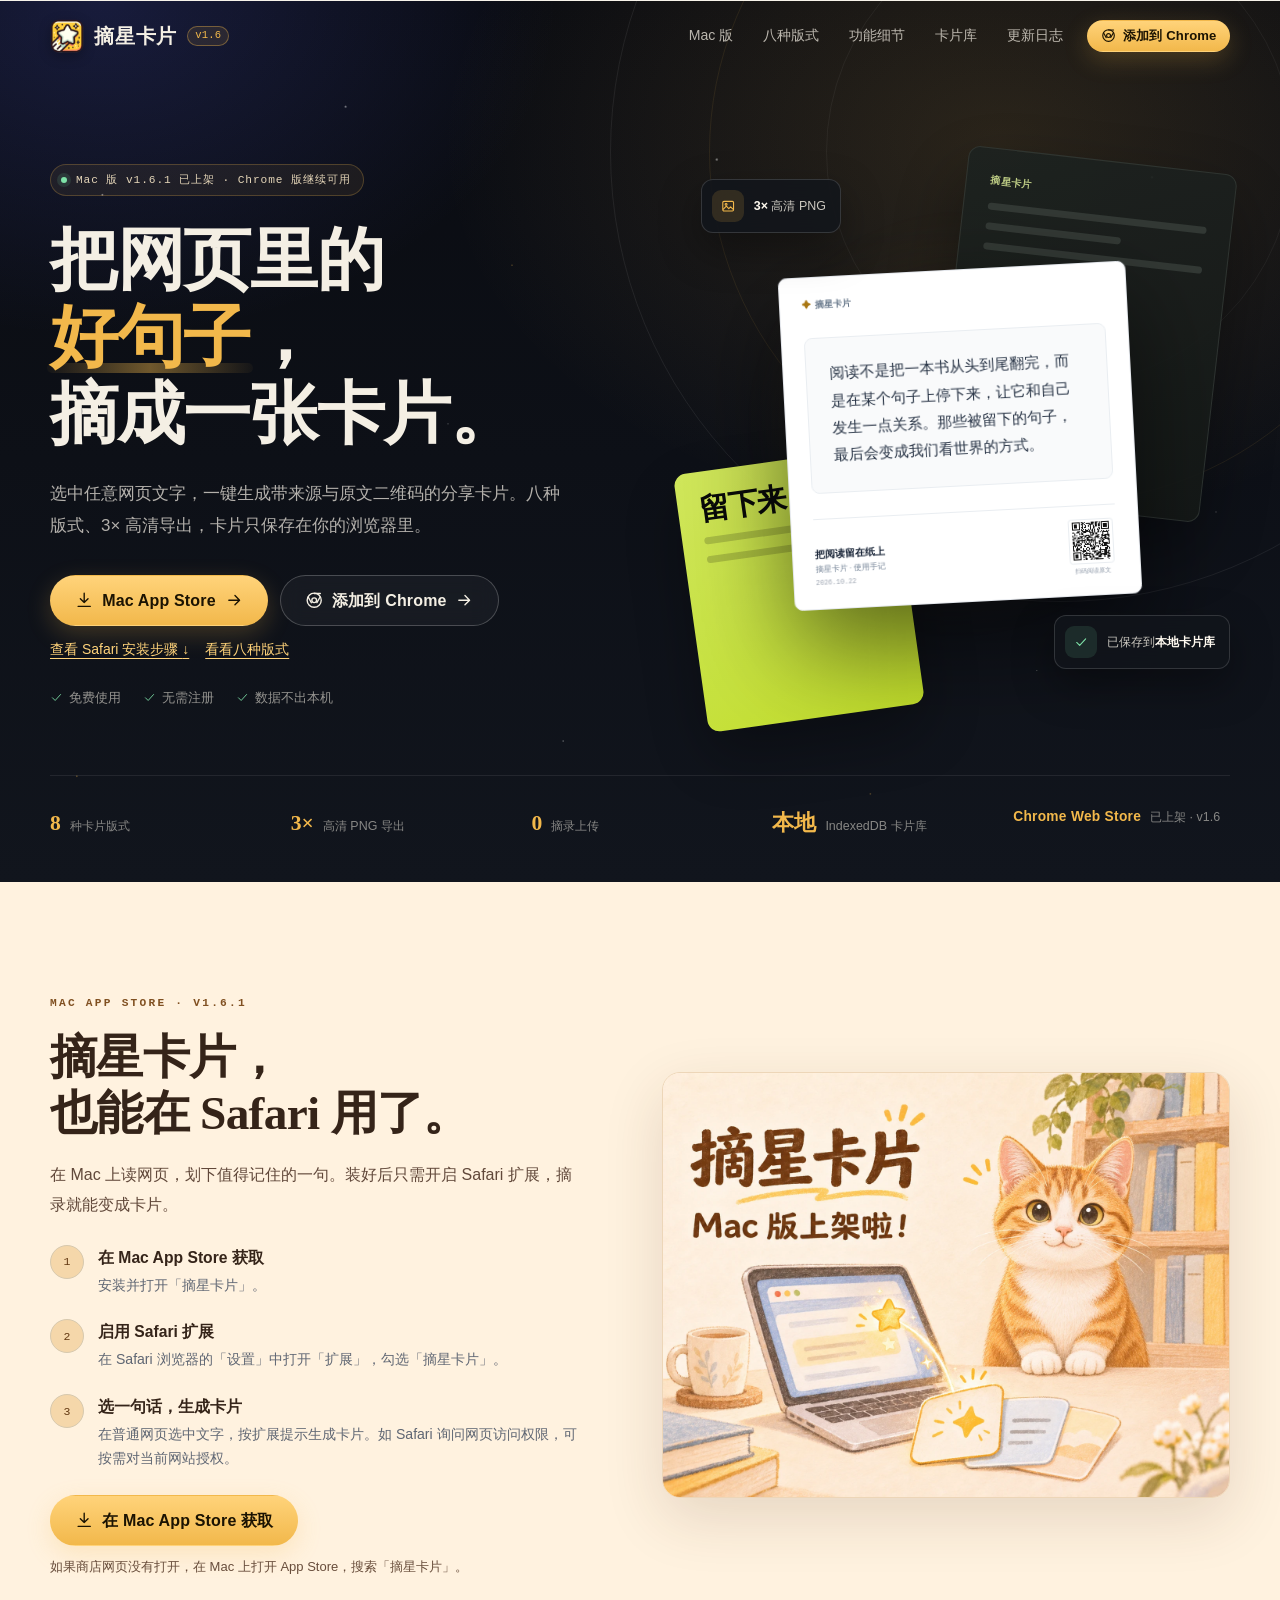
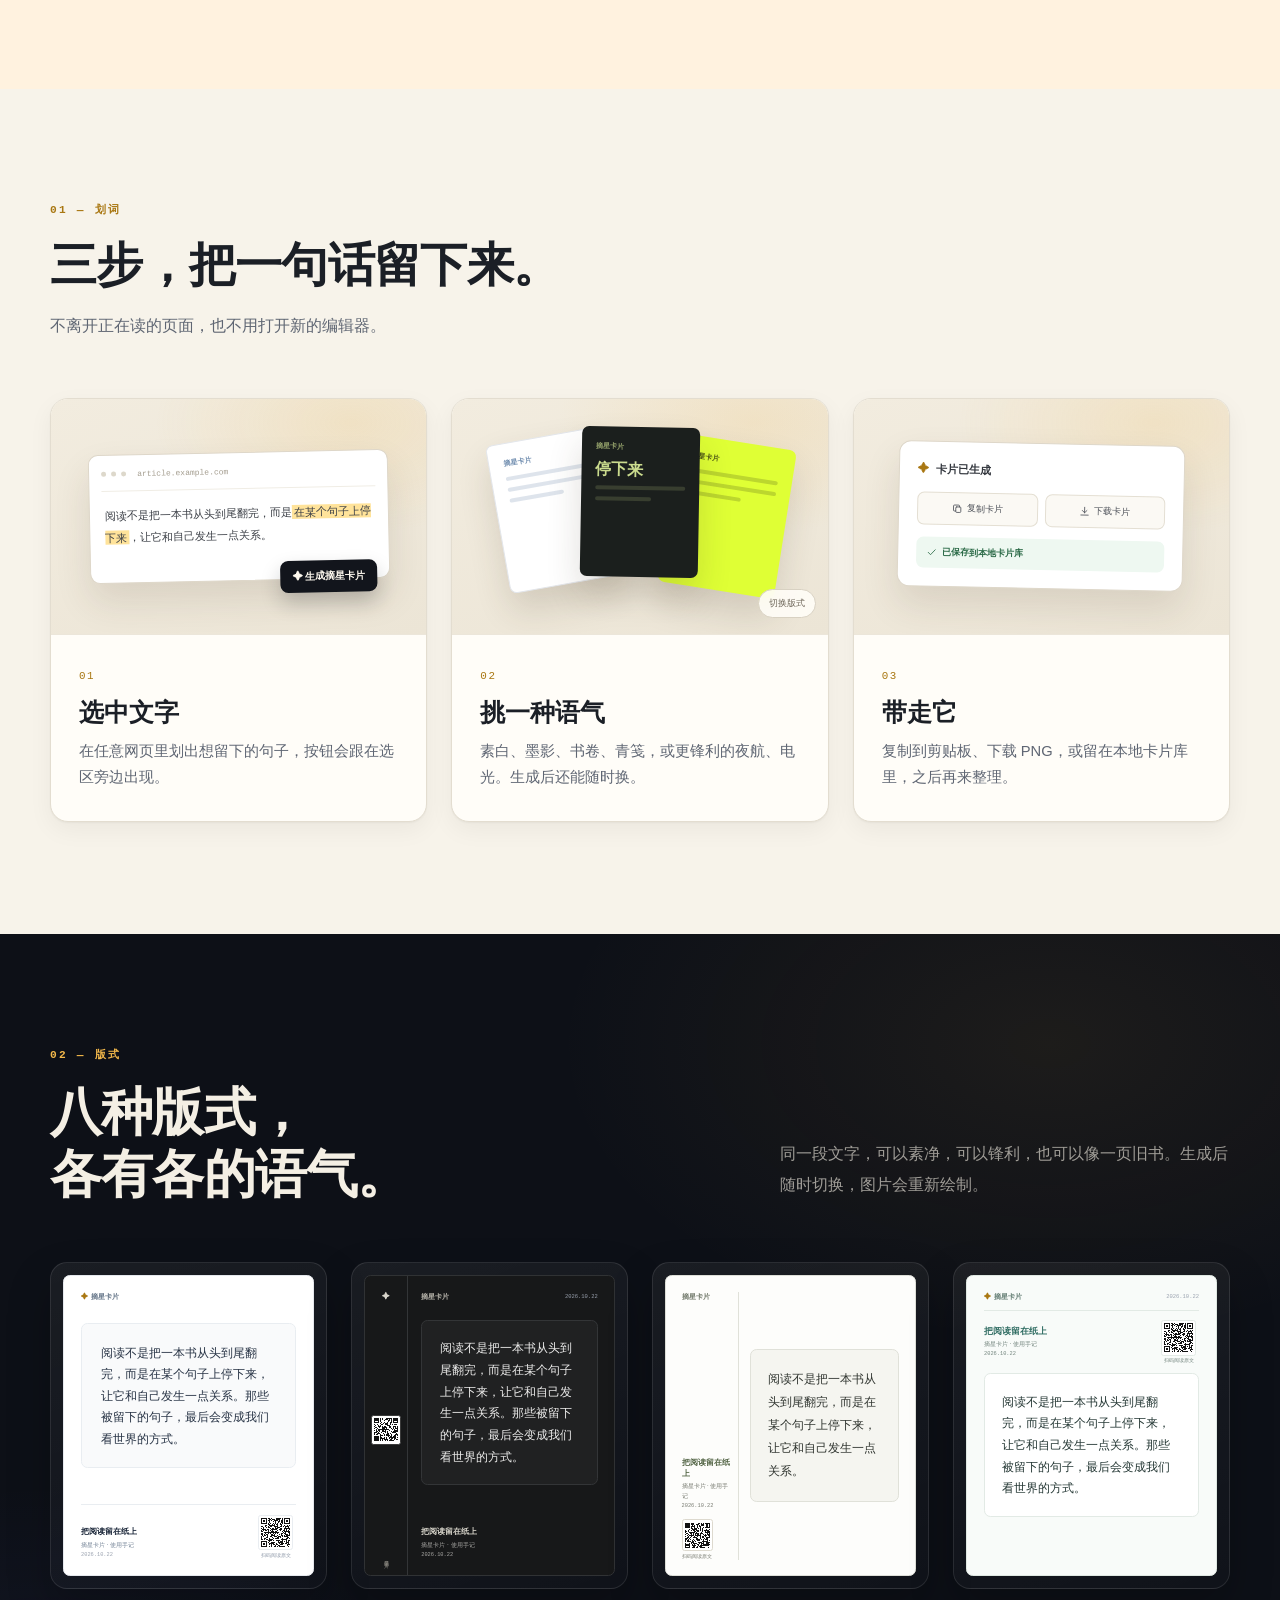
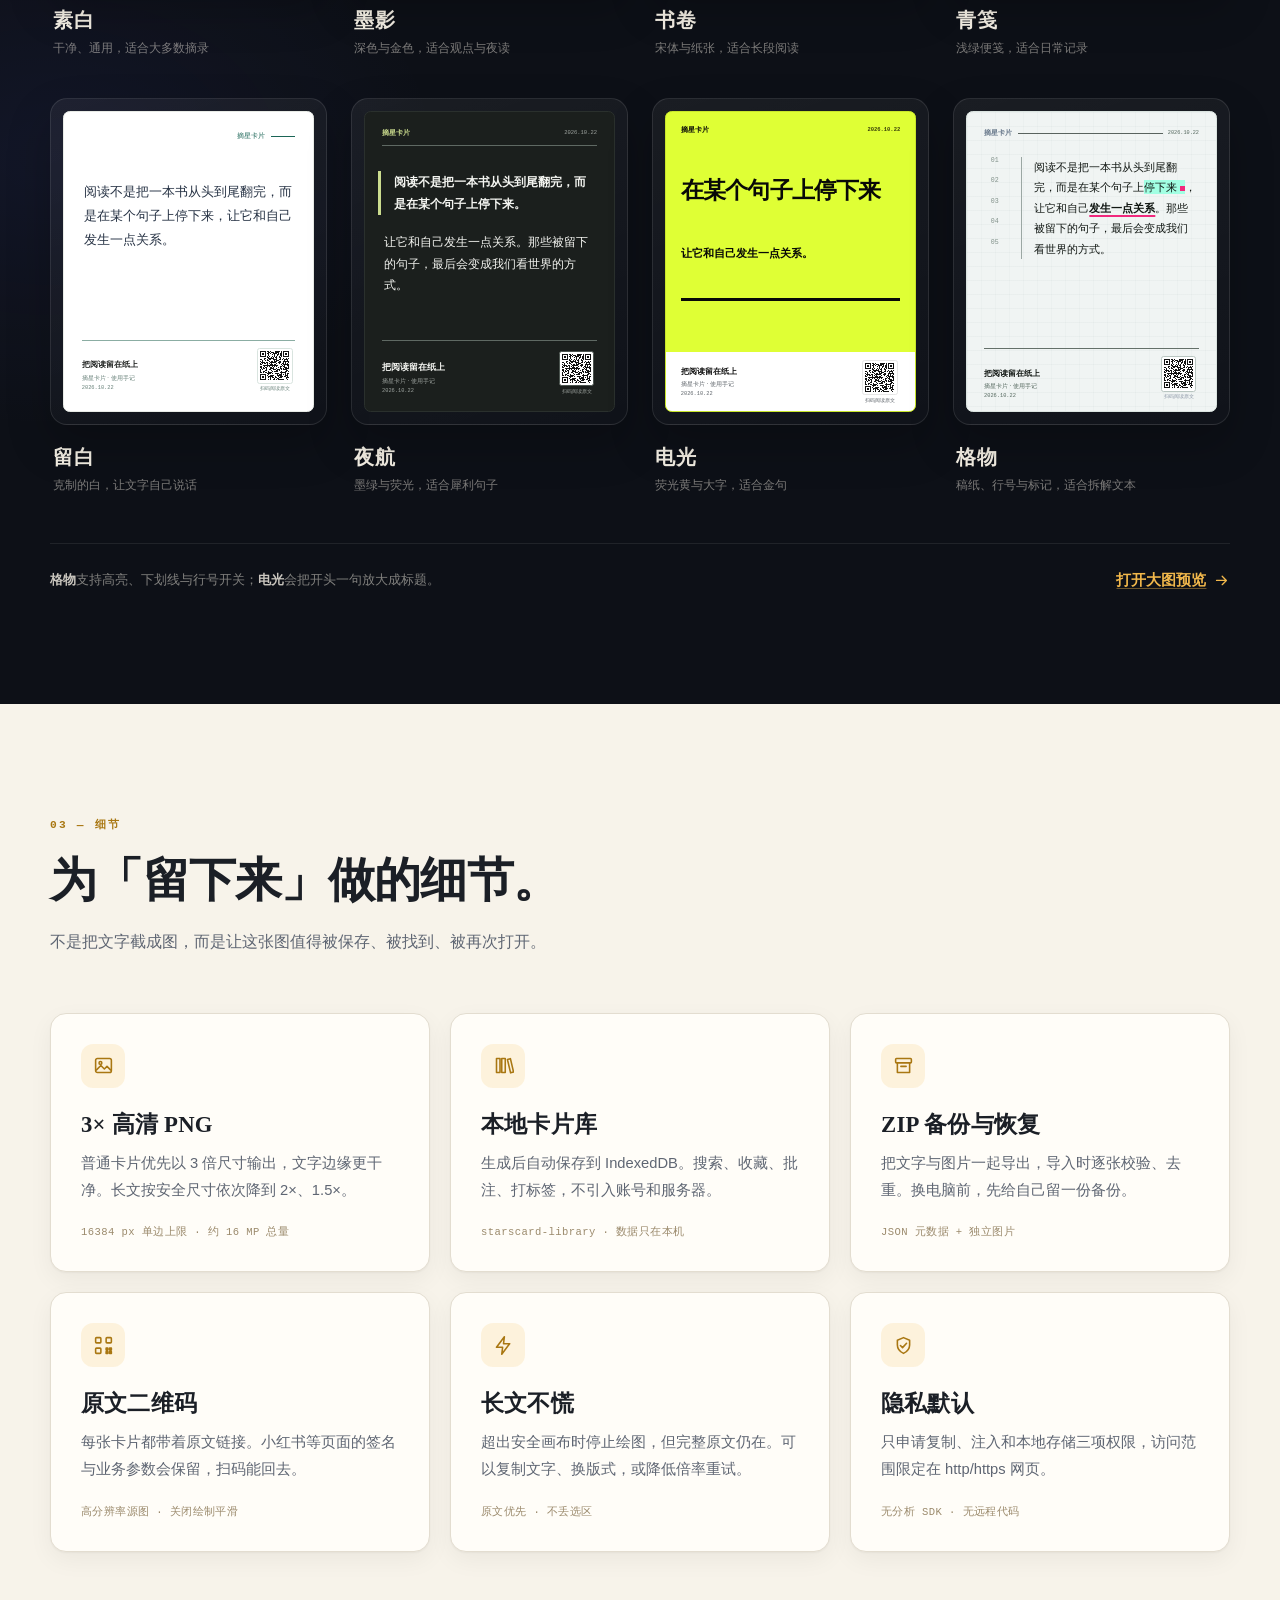
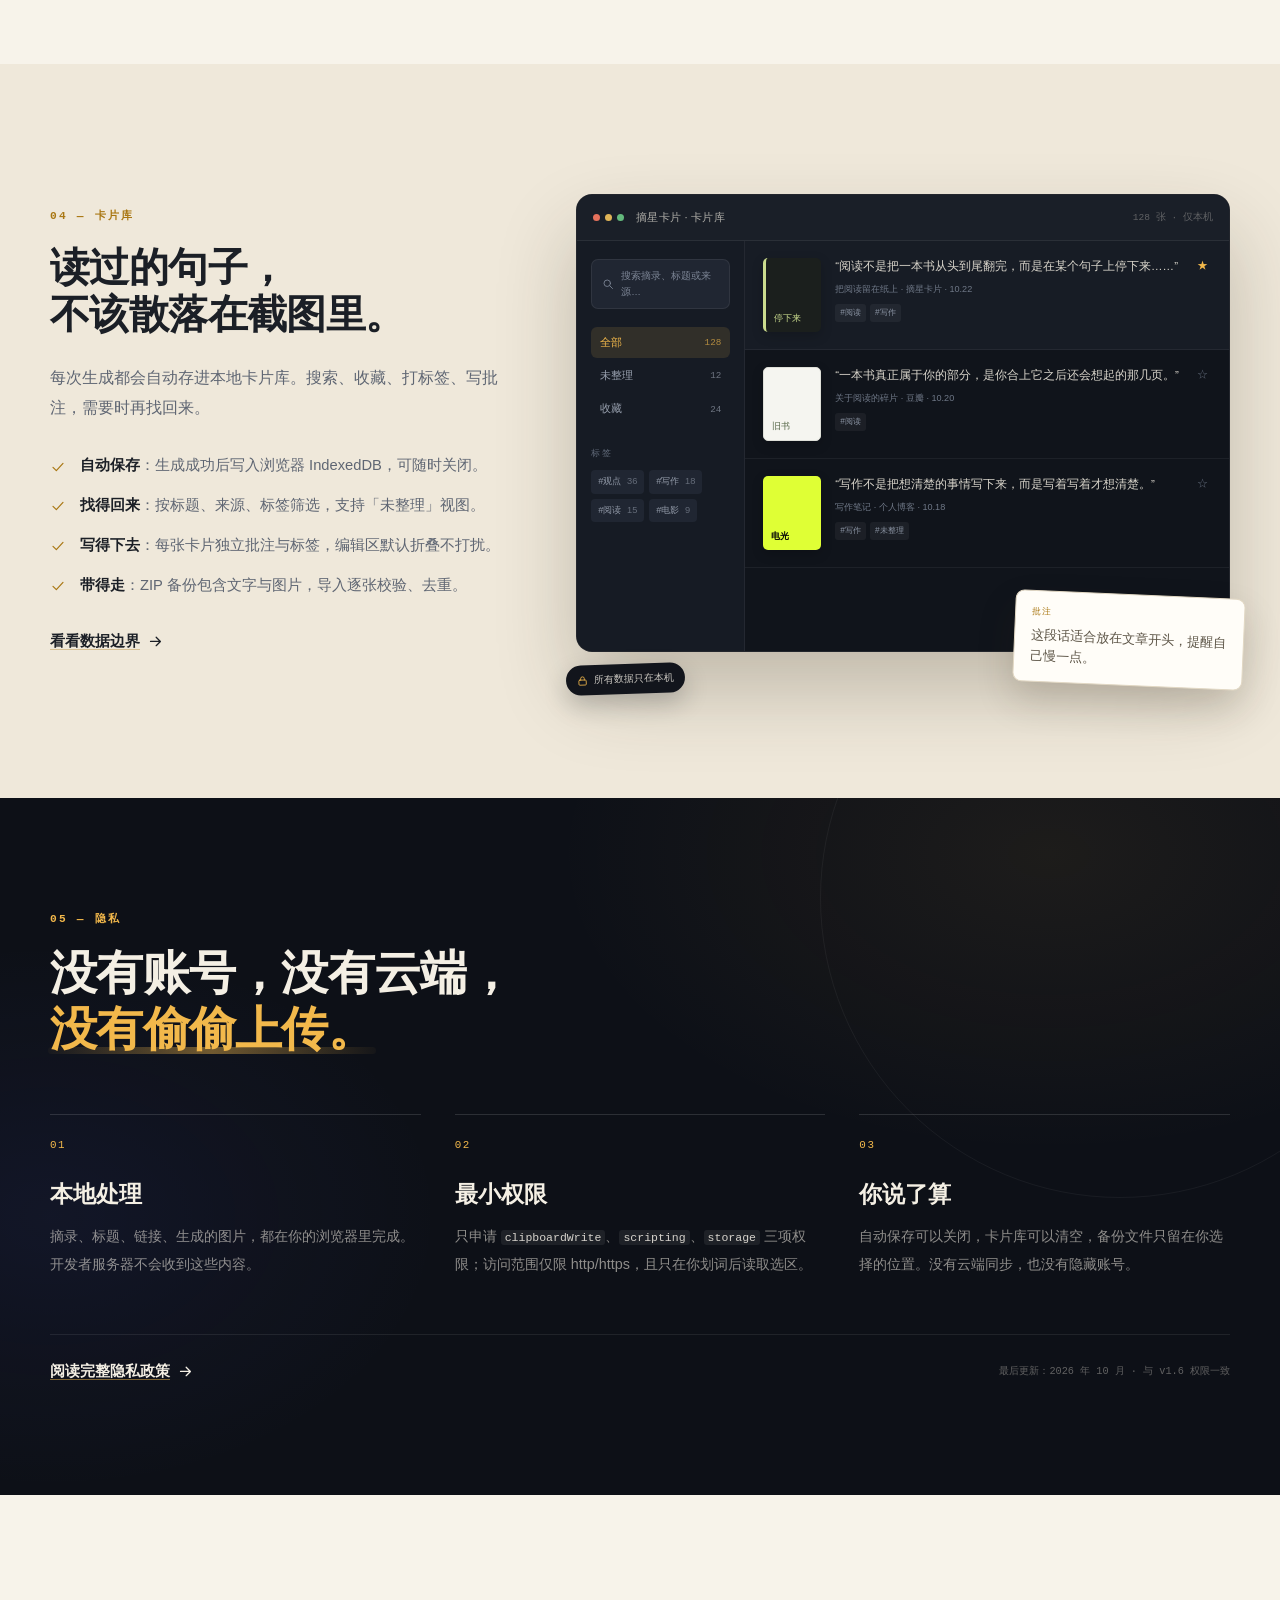
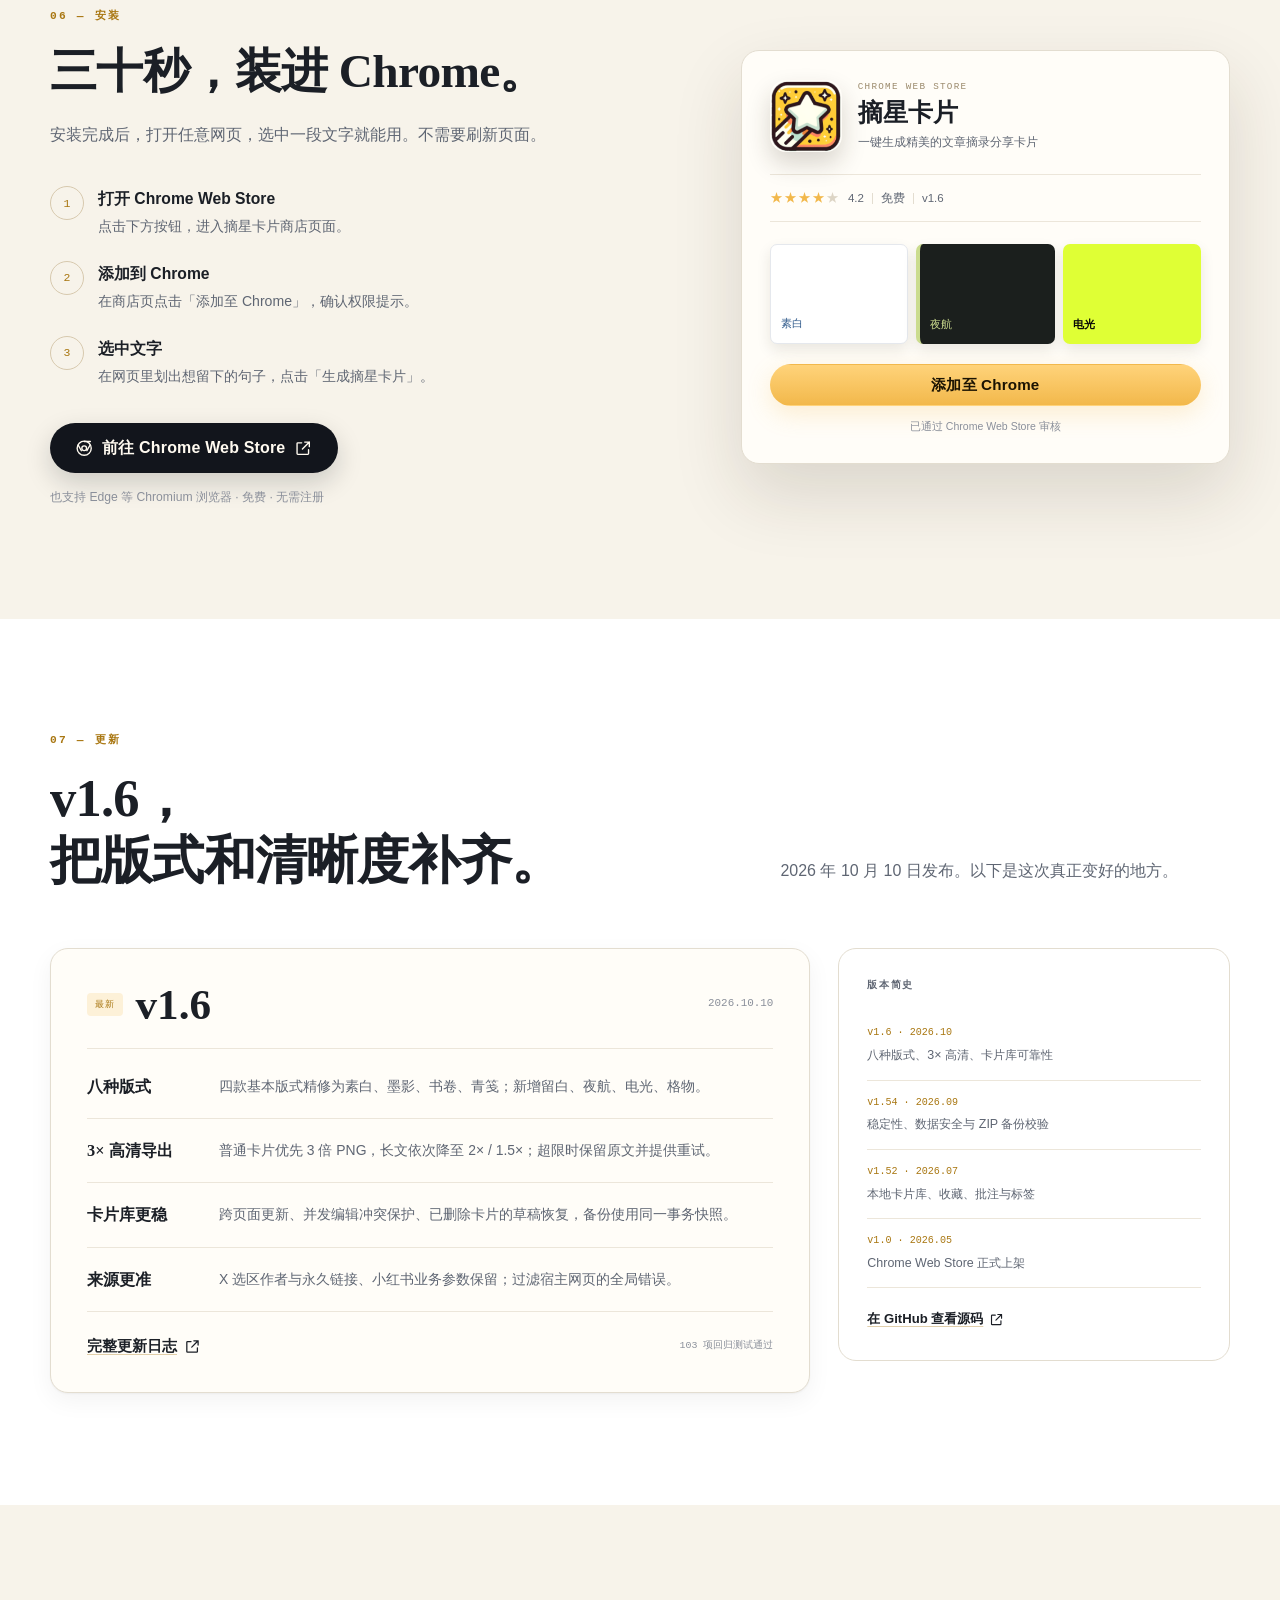
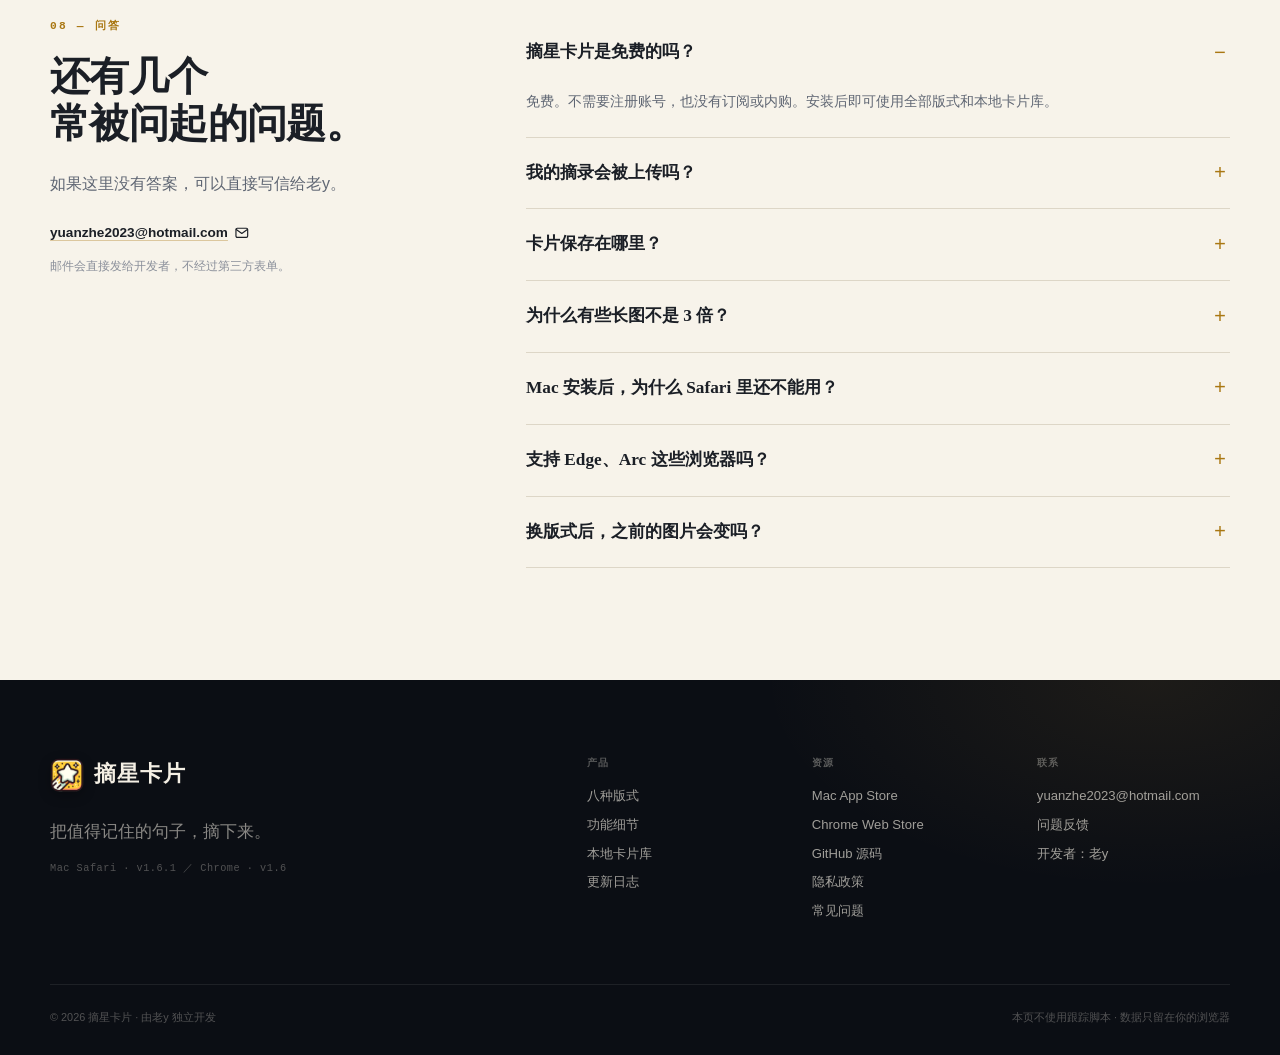
<file: index.html>
<!DOCTYPE html>
<html lang="zh-CN">
<head>
    <meta charset="UTF-8">
    <meta name="viewport" content="width=device-width, initial-scale=1.0">
    <title>摘星卡片 · 把网页里的好句子，摘成一张卡片</title>
    <meta name="description" content="摘星卡片支持 Mac 上的 Safari 与 Chrome：选中网页文字，一键生成带来源与原文二维码的分享卡片。八种版式、3× 高清导出、本地卡片库，数据只留在浏览器。">
    <meta name="theme-color" content="#0d1017">
    <link rel="canonical" href="https://starcard.foxlaoy.com/">
    <link rel="icon" type="image/png" href="assets/icon48.png">
    <link rel="apple-touch-icon" href="assets/icon128.png">

    <meta property="og:type" content="website">
    <meta property="og:locale" content="zh_CN">
    <meta property="og:site_name" content="摘星卡片">
    <meta property="og:title" content="摘星卡片 · 把网页里的好句子，摘成一张卡片">
    <meta property="og:description" content="选中任意网页文字，一键生成带来源与原文二维码的分享卡片。八种版式、3× 高清导出，卡片只保存在你的浏览器里。">
    <meta property="og:url" content="https://starcard.foxlaoy.com/">
    <meta property="og:image" content="https://starcard.foxlaoy.com/assets/og-cover.png">
    <meta name="twitter:card" content="summary_large_image">

    <link rel="stylesheet" href="assets/site.css?v=mac-1.6.1">
    <script>document.documentElement.classList.add('js');</script>
    <script type="application/ld+json">
    {
      "@context": "https://schema.org",
      "@type": "SoftwareApplication",
      "name": "摘星卡片",
      "operatingSystem": "Chrome",
      "applicationCategory": "BrowserApplication",
      "softwareVersion": "1.6",
      "url": "https://starcard.foxlaoy.com/",
      "downloadUrl": "https://chromewebstore.google.com/detail/%E6%91%98%E6%98%9F%E5%8D%A1%E7%89%87/begimcgdknolpegbnajppnilboonmfgf",
      "description": "选中网页文字，一键生成带来源与原文二维码的分享卡片。八种版式、3× 高清导出、本地卡片库。",
      "offers": {"@type": "Offer", "price": "0", "priceCurrency": "CNY"},
      "author": {"@type": "Person", "name": "老y"}
    }
    </script>
</head>
<body id="top">
    <a class="skip-link" href="#main">跳到主要内容</a>

    <svg class="svg-sprite" aria-hidden="true" focusable="false" xmlns="http://www.w3.org/2000/svg">
        <symbol id="i-arrow" viewBox="0 0 24 24"><path d="M5 12h13M13 6l6 6-6 6"/></symbol>
        <symbol id="i-down" viewBox="0 0 24 24"><path d="M12 5v13M6 13l6 6 6-6"/></symbol>
        <symbol id="i-check" viewBox="0 0 24 24"><path d="M4.5 12.5l5 5 10-11"/></symbol>
        <symbol id="i-star" viewBox="0 0 24 24"><path d="M12 3l2.5 6.1 6.5.5-5 4.3 1.5 6.4-5.5-3.4-5.5 3.4 1.5-6.4-5-4.3 6.5-.5L12 3z"/></symbol>
        <symbol id="i-spark" viewBox="0 0 24 24"><path d="M12 2l1.8 6.2L20 10l-6.2 1.8L12 18l-1.8-6.2L4 10l6.2-1.8L12 2z"/><path d="M19 16l.8 2.2L22 19l-2.2.8L19 22l-.8-2.2L16 19l2.2-.8L19 16z"/></symbol>
        <symbol id="i-chrome" viewBox="0 0 24 24"><circle cx="12" cy="12" r="9.2"/><path d="M12 3.2h8M4.2 8.1l4.1 7.2M19.7 7.8l-4.2 7.3"/><circle cx="12" cy="12" r="3.1"/></symbol>
        <symbol id="i-github" viewBox="0 0 24 24"><path d="M9 19c-4.3 1.4-4.3-2.5-6-3m12 5v-3.4c0-1 .1-1.4-.5-2 2.8-.3 5.5-1.4 5.5-6a4.6 4.6 0 0 0-1.3-3.2 4.3 4.3 0 0 0-.1-3.2s-1.1-.3-3.5 1.3a12.3 12.3 0 0 0-6.2 0C6.5 2.9 5.4 3.2 5.4 3.2a4.3 4.3 0 0 0-.1 3.2A4.6 4.6 0 0 0 4 9.6c0 4.6 2.7 5.7 5.5 6-.6.6-.6 1.2-.5 2V21"/></symbol>
        <symbol id="i-mail" viewBox="0 0 24 24"><rect x="3" y="5" width="18" height="14" rx="2"/><path d="M3.5 7l8.5 6 8.5-6"/></symbol>
        <symbol id="i-copy" viewBox="0 0 24 24"><rect x="8" y="8" width="11" height="12" rx="2"/><path d="M16 8V6a2 2 0 0 0-2-2H5a2 2 0 0 0-2 2v9a2 2 0 0 0 2 2h3"/></symbol>
        <symbol id="i-download" viewBox="0 0 24 24"><path d="M12 3v12M7 10l5 5 5-5M4 20h16"/></symbol>
        <symbol id="i-library" viewBox="0 0 24 24"><path d="M4 4h4v16H4zM10 4h4v16h-4zM16.5 5.2l3.4-1 3.6 15.2-3.4 1z"/></symbol>
        <symbol id="i-shield" viewBox="0 0 24 24"><path d="M12 3l7 3v5.5c0 4.5-3 7.7-7 9.5-4-1.8-7-5-7-9.5V6l7-3z"/><path d="M8.5 12l2.4 2.4 4.6-5"/></symbol>
        <symbol id="i-qr" viewBox="0 0 24 24"><rect x="3" y="3" width="6" height="6" rx="1"/><rect x="15" y="3" width="6" height="6" rx="1"/><rect x="3" y="15" width="6" height="6" rx="1"/><path d="M15 15h2v2h-2zM19 15h2v2h-2zM15 19h2v2h-2zM19 19h2v2h-2z"/></symbol>
        <symbol id="i-image" viewBox="0 0 24 24"><rect x="3" y="4" width="18" height="16" rx="2"/><circle cx="8.5" cy="9" r="1.6"/><path d="M4 17l5-5 4 4 3-3 4 4"/></symbol>
        <symbol id="i-archive" viewBox="0 0 24 24"><rect x="3" y="4" width="18" height="5" rx="1"/><path d="M5 9v11h14V9M9 13h6"/></symbol>
        <symbol id="i-search" viewBox="0 0 24 24"><circle cx="10.5" cy="10.5" r="6.5"/><path d="M15.5 15.5L21 21"/></symbol>
        <symbol id="i-menu" viewBox="0 0 24 24"><path d="M4 7h16M4 12h16M4 17h16"/></symbol>
        <symbol id="i-close" viewBox="0 0 24 24"><path d="M6 6l12 12M18 6L6 18"/></symbol>
        <symbol id="i-external" viewBox="0 0 24 24"><path d="M14 4h6v6M20 4l-9 9M19 14v5a1 1 0 0 1-1 1H5a1 1 0 0 1-1-1V6a1 1 0 0 1 1-1h5"/></symbol>
        <symbol id="i-lock" viewBox="0 0 24 24"><rect x="4" y="10" width="16" height="11" rx="2"/><path d="M8 10V7a4 4 0 0 1 8 0v3"/></symbol>
        <symbol id="i-bolt" viewBox="0 0 24 24"><path d="M13 2L4 14h7l-1 8 9-12h-7l1-8z"/></symbol>
    </svg>

    <header class="site-header" id="siteHeader">
        <div class="container header-inner">
            <a class="brand" href="#top" aria-label="摘星卡片首页">
                <img src="assets/icon48.png" alt="" width="34" height="34">
                <span class="brand__name">摘星卡片</span>
                <span class="brand__version">v1.6</span>
            </a>

            <nav class="nav" aria-label="主导航">
                <a href="#mac">Mac 版</a>
                <a href="#layouts">八种版式</a>
                <a href="#features">功能细节</a>
                <a href="#library">卡片库</a>
                <a href="#changelog">更新日志</a>
            </nav>

            <div class="header-actions">
                <a class="btn btn--small btn--gold" href="https://chromewebstore.google.com/detail/%E6%91%98%E6%98%9F%E5%8D%A1%E7%89%87/begimcgdknolpegbnajppnilboonmfgf" target="_blank" rel="noopener">
                    <svg class="icon" aria-hidden="true"><use href="#i-chrome"/></svg>
                    添加到 Chrome
                </a>
                <button class="nav-toggle" id="navToggle" type="button" aria-controls="mobileNav" aria-expanded="false" aria-label="打开导航">
                    <svg class="icon" aria-hidden="true"><use href="#i-menu"/></svg>
                </button>
            </div>
        </div>
        <nav class="mobile-nav" id="mobileNav" aria-label="移动导航" hidden>
            <a href="#mac">Mac 版</a>
            <a href="#layouts">八种版式</a>
            <a href="#features">功能细节</a>
            <a href="#library">卡片库</a>
            <a href="#privacy">隐私</a>
            <a href="#changelog">更新日志</a>
            <a href="#faq">常见问题</a>
        </nav>
    </header>

    <main id="main">
        <section class="hero" aria-labelledby="heroTitle">
            <div class="hero__stars" aria-hidden="true"></div>
            <div class="hero__orbit" aria-hidden="true">
                <span></span><span></span><span></span>
            </div>

            <div class="container hero__grid">
                <div class="hero__copy">
                    <p class="eyebrow"><span class="eyebrow__dot"></span> Mac 版 v1.6.1 已上架 · Chrome 版继续可用</p>
                    <h1 id="heroTitle">把网页里的<br><span class="hl">好句子</span>，<br>摘成一张卡片。</h1>
                    <p class="hero__lead">选中任意网页文字，一键生成带来源与原文二维码的分享卡片。八种版式、3× 高清导出，卡片只保存在你的浏览器里。</p>
                    <div class="hero__actions">
                        <a class="btn btn--gold btn--lg" href="https://apps.apple.com/cn/app/id6827067557?mt=12">
                            <svg class="icon" aria-hidden="true"><use href="#i-download"/></svg>
                            Mac App Store
                            <svg class="icon icon--arrow" aria-hidden="true"><use href="#i-arrow"/></svg>
                        </a>
                        <a class="btn btn--ghost btn--lg" href="https://chromewebstore.google.com/detail/%E6%91%98%E6%98%9F%E5%8D%A1%E7%89%87/begimcgdknolpegbnajppnilboonmfgf" target="_blank" rel="noopener">
                            <svg class="icon" aria-hidden="true"><use href="#i-chrome"/></svg>
                            添加到 Chrome
                            <svg class="icon icon--arrow" aria-hidden="true"><use href="#i-arrow"/></svg>
                        </a>
                    </div>
                    <p class="hero__setup"><a href="#mac">查看 Safari 安装步骤 <span aria-hidden="true">↓</span></a><a href="#layouts">看看八种版式</a></p>
                    <ul class="hero__notes">
                        <li><svg class="icon" aria-hidden="true"><use href="#i-check"/></svg>免费使用</li>
                        <li><svg class="icon" aria-hidden="true"><use href="#i-check"/></svg>无需注册</li>
                        <li><svg class="icon" aria-hidden="true"><use href="#i-check"/></svg>数据不出本机</li>
                    </ul>
                </div>

                <div class="hero__stage" data-tilt>
                    <div class="hero__glow" aria-hidden="true"></div>

                    <div class="ghost-card ghost-card--night" aria-hidden="true">
                        <span class="ghost-card__brand">摘星卡片</span>
                        <span class="ghost-card__line"></span>
                        <span class="ghost-card__line ghost-card__line--short"></span>
                        <span class="ghost-card__line"></span>
                        <span class="ghost-card__qr"></span>
                    </div>
                    <div class="ghost-card ghost-card--signal" aria-hidden="true">
                        <span class="ghost-card__big">留下来</span>
                        <span class="ghost-card__line"></span>
                        <span class="ghost-card__line ghost-card__line--short"></span>
                    </div>

                    <div class="hero-card">
                        <article class="card card--default card--hero">
                            <div class="card__head">
                                <span class="card__brand"><i>✦</i>摘星卡片</span>
                                <time>2026.10.22</time>
                            </div>
                            <blockquote class="card__quote">阅读不是把一本书从头到尾翻完，而是在某个句子上停下来，让它和自己发生一点关系。那些被留下的句子，最后会变成我们看世界的方式。</blockquote>
                            <div class="card__bottom">
                                <div class="source">
                                    <strong>把阅读留在纸上</strong>
                                    <span>摘星卡片 · 使用手记</span>
                                    <time>2026.10.22</time>
                                </div>
                                <div class="qr-box">
                                    <span class="qr" data-qr></span>
                                    <small>扫码阅读原文</small>
                                </div>
                            </div>
                        </article>
                    </div>

                    <div class="float-chip float-chip--top" aria-hidden="true">
                        <span class="float-chip__icon"><svg class="icon"><use href="#i-image"/></svg></span>
                        <span><strong>3×</strong> 高清 PNG</span>
                    </div>
                    <div class="float-chip float-chip--bottom" aria-hidden="true">
                        <span class="float-chip__icon float-chip__icon--green"><svg class="icon"><use href="#i-check"/></svg></span>
                        <span>已保存到<strong>本地卡片库</strong></span>
                    </div>
                </div>
            </div>

            <div class="container hero__trust" aria-label="产品要点">
                <div class="trust-item"><strong>8</strong><span>种卡片版式</span></div>
                <div class="trust-item"><strong>3×</strong><span>高清 PNG 导出</span></div>
                <div class="trust-item"><strong>0</strong><span>摘录上传</span></div>
                <div class="trust-item"><strong>本地</strong><span>IndexedDB 卡片库</span></div>
                <div class="trust-item trust-item--wide"><strong>Chrome Web Store</strong><span>已上架 · v1.6</span></div>
            </div>
        </section>

        <section class="section mac-launch" id="mac" aria-labelledby="macTitle">
            <div class="container mac-launch__grid">
                <div class="mac-launch__copy">
                    <p class="kicker">Mac App Store · v1.6.1</p>
                    <h2 id="macTitle">摘星卡片，<br>也能在 Safari 用了。</h2>
                    <p class="section-lead">在 Mac 上读网页，划下值得记住的一句。装好后只需开启 Safari 扩展，摘录就能变成卡片。</p>
                    <ol class="install-steps mac-launch__steps">
                        <li><span>1</span><div><strong>在 Mac App Store 获取</strong><p>安装并打开「摘星卡片」。</p></div></li>
                        <li><span>2</span><div><strong>启用 Safari 扩展</strong><p>在 Safari 浏览器的「设置」中打开「扩展」，勾选「摘星卡片」。</p></div></li>
                        <li><span>3</span><div><strong>选一句话，生成卡片</strong><p>在普通网页选中文字，按扩展提示生成卡片。如 Safari 询问网页访问权限，可按需对当前网站授权。</p></div></li>
                    </ol>
                    <a class="btn btn--gold btn--lg" href="https://apps.apple.com/cn/app/id6827067557?mt=12">
                        <svg class="icon" aria-hidden="true"><use href="#i-download"/></svg> 在 Mac App Store 获取
                    </a>
                    <p class="mac-launch__fallback">如果商店网页没有打开，在 Mac 上打开 App Store，搜索「摘星卡片」。</p>
                </div>
                <figure class="mac-launch__figure">
                    <img src="assets/mac-launch-poster-v161.webp" width="1448" height="1086" loading="lazy" decoding="async" alt="橘白猫坐在书桌旁，桌上是显示摘星卡片的笔记本电脑；海报文字：摘星卡片，Mac 版上架啦！">
                </figure>
            </div>
        </section>

        <section class="section section--paper" id="how" aria-labelledby="howTitle">
            <div class="container">
                <div class="section-head" data-reveal>
                    <p class="kicker">01 — 划词</p>
                    <h2 id="howTitle">三步，<span class="nowrap">把一句话留下来。</span></h2>
                    <p class="section-lead">不离开正在读的页面，也不用打开新的编辑器。</p>
                </div>

                <ol class="steps">
                    <li class="step" data-reveal>
                        <div class="step__visual step__visual--select">
                            <div class="demo-browser">
                                <div class="demo-browser__bar">
                                    <span></span><span></span><span></span>
                                    <em>article.example.com</em>
                                </div>
                                <p class="demo-text">阅读不是把一本书从头到尾翻完，而是<mark>在某个句子上停下来</mark>，让它和自己发生一点关系。</p>
                                <span class="demo-button">✦ 生成摘星卡片</span>
                            </div>
                        </div>
                        <div class="step__body">
                            <span class="step__num">01</span>
                            <h3>选中文字</h3>
                            <p>在任意网页里划出想留下的句子，按钮会跟在选区旁边出现。</p>
                        </div>
                    </li>

                    <li class="step" data-reveal>
                        <div class="step__visual step__visual--layout">
                            <div class="stack-card stack-card--a"><span>摘星卡片</span><i></i><i></i><i class="short"></i></div>
                            <div class="stack-card stack-card--b"><span>摘星卡片</span><strong>停下来</strong><i></i><i class="short"></i></div>
                            <div class="stack-card stack-card--c"><span>摘星卡片</span><i></i><i></i><i class="short"></i></div>
                            <span class="stack-hint">切换版式</span>
                        </div>
                        <div class="step__body">
                            <span class="step__num">02</span>
                            <h3>挑一种语气</h3>
                            <p>素白、墨影、书卷、青笺，或更锋利的夜航、电光。生成后还能随时换。</p>
                        </div>
                    </li>

                    <li class="step" data-reveal>
                        <div class="step__visual step__visual--save">
                            <div class="action-demo">
                                <div class="action-demo__title"><span>✦</span>卡片已生成</div>
                                <div class="action-demo__buttons"><span><svg class="icon"><use href="#i-copy"/></svg>复制卡片</span><span><svg class="icon"><use href="#i-download"/></svg>下载卡片</span></div>
                                <div class="action-demo__saved"><svg class="icon"><use href="#i-check"/></svg>已保存到本地卡片库</div>
                            </div>
                        </div>
                        <div class="step__body">
                            <span class="step__num">03</span>
                            <h3>带走它</h3>
                            <p>复制到剪贴板、下载 PNG，或留在本地卡片库里，之后再来整理。</p>
                        </div>
                    </li>
                </ol>
            </div>
        </section>

        <section class="section section--night layout-section" id="layouts" aria-labelledby="layoutsTitle">
            <div class="container">
                <div class="section-head section-head--split" data-reveal>
                    <div>
                        <p class="kicker">02 — 版式</p>
                        <h2 id="layoutsTitle">八种版式，<br>各有各的语气。</h2>
                    </div>
                    <p class="section-lead">同一段文字，可以素净，可以锋利，也可以像一页旧书。生成后随时切换，图片会重新绘制。</p>
                </div>

                <div class="layout-grid" id="layoutGrid">
                    <noscript><p class="noscript-note">开启 JavaScript 后可以查看八种版式的实时预览。</p></noscript>
                </div>

                <div class="layout-footnote" data-reveal>
                    <p><strong>格物</strong>支持高亮、下划线与行号开关；<strong>电光</strong>会把开头一句放大成标题。</p>
                    <button class="text-link" type="button" id="openDefaultLayout">打开大图预览 <svg class="icon" aria-hidden="true"><use href="#i-arrow"/></svg></button>
                </div>
            </div>
        </section>

        <section class="section" id="features" aria-labelledby="featuresTitle">
            <div class="container">
                <div class="section-head" data-reveal>
                    <p class="kicker">03 — 细节</p>
                    <h2 id="featuresTitle">为「留下来」做的细节。</h2>
                    <p class="section-lead">不是把文字截成图，而是让这张图值得被保存、被找到、被再次打开。</p>
                </div>

                <div class="feature-grid">
                    <article class="feature" data-reveal>
                        <span class="feature__icon"><svg class="icon" aria-hidden="true"><use href="#i-image"/></svg></span>
                        <h3>3× 高清 PNG</h3>
                        <p>普通卡片优先以 3 倍尺寸输出，文字边缘更干净。长文按安全尺寸依次降到 2×、1.5×。</p>
                        <span class="feature__spec">16384 px 单边上限 · 约 16 MP 总量</span>
                    </article>

                    <article class="feature" data-reveal>
                        <span class="feature__icon"><svg class="icon" aria-hidden="true"><use href="#i-library"/></svg></span>
                        <h3>本地卡片库</h3>
                        <p>生成后自动保存到 IndexedDB。搜索、收藏、批注、打标签，不引入账号和服务器。</p>
                        <span class="feature__spec">starscard-library · 数据只在本机</span>
                    </article>

                    <article class="feature" data-reveal>
                        <span class="feature__icon"><svg class="icon" aria-hidden="true"><use href="#i-archive"/></svg></span>
                        <h3>ZIP 备份与恢复</h3>
                        <p>把文字与图片一起导出，导入时逐张校验、去重。换电脑前，先给自己留一份备份。</p>
                        <span class="feature__spec">JSON 元数据 + 独立图片</span>
                    </article>

                    <article class="feature" data-reveal>
                        <span class="feature__icon"><svg class="icon" aria-hidden="true"><use href="#i-qr"/></svg></span>
                        <h3>原文二维码</h3>
                        <p>每张卡片都带着原文链接。小红书等页面的签名与业务参数会保留，扫码能回去。</p>
                        <span class="feature__spec">高分辨率源图 · 关闭绘制平滑</span>
                    </article>

                    <article class="feature" data-reveal>
                        <span class="feature__icon"><svg class="icon" aria-hidden="true"><use href="#i-bolt"/></svg></span>
                        <h3>长文不慌</h3>
                        <p>超出安全画布时停止绘图，但完整原文仍在。可以复制文字、换版式，或降低倍率重试。</p>
                        <span class="feature__spec">原文优先 · 不丢选区</span>
                    </article>

                    <article class="feature" data-reveal>
                        <span class="feature__icon"><svg class="icon" aria-hidden="true"><use href="#i-shield"/></svg></span>
                        <h3>隐私默认</h3>
                        <p>只申请复制、注入和本地存储三项权限，访问范围限定在 http/https 网页。</p>
                        <span class="feature__spec">无分析 SDK · 无远程代码</span>
                    </article>
                </div>
            </div>
        </section>

        <section class="section section--cream" id="library" aria-labelledby="libraryTitle">
            <div class="container library-grid">
                <div class="library-copy" data-reveal>
                    <p class="kicker">04 — 卡片库</p>
                    <h2 id="libraryTitle">读过的句子，<br>不该散落在截图里。</h2>
                    <p class="section-lead">每次生成都会自动存进本地卡片库。搜索、收藏、打标签、写批注，需要时再找回来。</p>

                    <ul class="check-list">
                        <li><svg class="icon" aria-hidden="true"><use href="#i-check"/></svg><span><strong>自动保存</strong>：生成成功后写入浏览器 IndexedDB，可随时关闭。</span></li>
                        <li><svg class="icon" aria-hidden="true"><use href="#i-check"/></svg><span><strong>找得回来</strong>：按标题、来源、标签筛选，支持「未整理」视图。</span></li>
                        <li><svg class="icon" aria-hidden="true"><use href="#i-check"/></svg><span><strong>写得下去</strong>：每张卡片独立批注与标签，编辑区默认折叠不打扰。</span></li>
                        <li><svg class="icon" aria-hidden="true"><use href="#i-check"/></svg><span><strong>带得走</strong>：ZIP 备份包含文字与图片，导入逐张校验、去重。</span></li>
                    </ul>

                    <a class="text-link" href="privacy.html">看看数据边界 <svg class="icon" aria-hidden="true"><use href="#i-arrow"/></svg></a>
                </div>

                <div class="library-visual" data-reveal>
                    <div class="library-window">
                        <div class="window-bar">
                            <span class="window-dots" aria-hidden="true"><i></i><i></i><i></i></span>
                            <span class="window-title">摘星卡片 · 卡片库</span>
                            <span class="window-count">128 张 · 仅本机</span>
                        </div>
                        <div class="library-body">
                            <aside class="library-side">
                                <div class="lib-search"><svg class="icon" aria-hidden="true"><use href="#i-search"/></svg><span>搜索摘录、标题或来源…</span></div>
                                <nav class="lib-nav" aria-label="卡片库筛选">
                                    <span class="is-active">全部 <b>128</b></span>
                                    <span>未整理 <b>12</b></span>
                                    <span>收藏 <b>24</b></span>
                                </nav>
                                <p class="lib-label">标签</p>
                                <div class="lib-tag-list">
                                    <span>#观点 <b>36</b></span>
                                    <span>#写作 <b>18</b></span>
                                    <span>#阅读 <b>15</b></span>
                                    <span>#电影 <b>9</b></span>
                                </div>
                            </aside>
                            <div class="library-list">
                                <article class="lib-item is-active">
                                    <div class="lib-thumb lib-thumb--dark"><span>停下来</span></div>
                                    <div class="lib-item__copy">
                                        <p>“阅读不是把一本书从头到尾翻完，而是在某个句子上停下来……”</p>
                                        <span class="lib-item__meta">把阅读留在纸上 · 摘星卡片 · 10.22</span>
                                        <span class="lib-item__tags"><i>#阅读</i><i>#写作</i></span>
                                    </div>
                                    <span class="lib-item__star" aria-label="已收藏">★</span>
                                </article>
                                <article class="lib-item">
                                    <div class="lib-thumb lib-thumb--paper"><span>旧书</span></div>
                                    <div class="lib-item__copy">
                                        <p>“一本书真正属于你的部分，是你合上它之后还会想起的那几页。”</p>
                                        <span class="lib-item__meta">关于阅读的碎片 · 豆瓣 · 10.20</span>
                                        <span class="lib-item__tags"><i>#阅读</i></span>
                                    </div>
                                    <span class="lib-item__star">☆</span>
                                </article>
                                <article class="lib-item">
                                    <div class="lib-thumb lib-thumb--signal"><span>电光</span></div>
                                    <div class="lib-item__copy">
                                        <p>“写作不是把想清楚的事情写下来，而是写着写着才想清楚。”</p>
                                        <span class="lib-item__meta">写作笔记 · 个人博客 · 10.18</span>
                                        <span class="lib-item__tags"><i>#写作</i><i>#未整理</i></span>
                                    </div>
                                    <span class="lib-item__star">☆</span>
                                </article>
                            </div>
                        </div>
                    </div>
                    <div class="library-note">
                        <span class="library-note__label">批注</span>
                        <p>这段话适合放在文章开头，提醒自己慢一点。</p>
                    </div>
                    <div class="library-stamp"><svg class="icon" aria-hidden="true"><use href="#i-lock"/></svg>所有数据只在本机</div>
                </div>
            </div>
        </section>

        <section class="section section--night privacy-section" id="privacy" aria-labelledby="privacyTitle">
            <div class="container">
                <div class="section-head" data-reveal>
                    <p class="kicker">05 — 隐私</p>
                    <h2 id="privacyTitle">没有账号，没有云端，<br><span class="hl">没有偷偷上传。</span></h2>
                </div>

                <div class="privacy-grid">
                    <article class="privacy-item" data-reveal>
                        <span class="privacy-item__num">01</span>
                        <h3>本地处理</h3>
                        <p>摘录、标题、链接、生成的图片，都在你的浏览器里完成。开发者服务器不会收到这些内容。</p>
                    </article>
                    <article class="privacy-item" data-reveal>
                        <span class="privacy-item__num">02</span>
                        <h3>最小权限</h3>
                        <p>只申请 <code>clipboardWrite</code>、<code>scripting</code>、<code>storage</code> 三项权限；访问范围仅限 http/https，且只在你划词后读取选区。</p>
                    </article>
                    <article class="privacy-item" data-reveal>
                        <span class="privacy-item__num">03</span>
                        <h3>你说了算</h3>
                        <p>自动保存可以关闭，卡片库可以清空，备份文件只留在你选择的位置。没有云端同步，也没有隐藏账号。</p>
                    </article>
                </div>

                <div class="privacy-foot" data-reveal>
                    <a class="text-link text-link--light" href="privacy.html">阅读完整隐私政策 <svg class="icon" aria-hidden="true"><use href="#i-arrow"/></svg></a>
                    <span>最后更新：2026 年 10 月 · 与 v1.6 权限一致</span>
                </div>
            </div>
        </section>

        <section class="section" id="install" aria-labelledby="installTitle">
            <div class="container install-grid">
                <div class="install-copy" data-reveal>
                    <p class="kicker">06 — 安装</p>
                    <h2 id="installTitle">三十秒，装进 Chrome。</h2>
                    <p class="section-lead">安装完成后，打开任意网页，选中一段文字就能用。不需要刷新页面。</p>

                    <ol class="install-steps">
                        <li><span>1</span><div><strong>打开 Chrome Web Store</strong><p>点击下方按钮，进入摘星卡片商店页面。</p></div></li>
                        <li><span>2</span><div><strong>添加到 Chrome</strong><p>在商店页点击「添加至 Chrome」，确认权限提示。</p></div></li>
                        <li><span>3</span><div><strong>选中文字</strong><p>在网页里划出想留下的句子，点击「生成摘星卡片」。</p></div></li>
                    </ol>

                    <a class="btn btn--dark btn--lg" href="https://chromewebstore.google.com/detail/%E6%91%98%E6%98%9F%E5%8D%A1%E7%89%87/begimcgdknolpegbnajppnilboonmfgf" target="_blank" rel="noopener">
                        <svg class="icon" aria-hidden="true"><use href="#i-chrome"/></svg>
                        前往 Chrome Web Store
                        <svg class="icon icon--arrow" aria-hidden="true"><use href="#i-external"/></svg>
                    </a>
                    <p class="install-note">也支持 Edge 等 Chromium 浏览器 · 免费 · 无需注册</p>
                </div>

                <div class="store-card" data-reveal>
                    <div class="store-card__top">
                        <img src="assets/icon128.png" alt="摘星卡片图标" width="72" height="72">
                        <div>
                            <span class="store-card__label">Chrome Web Store</span>
                            <h3>摘星卡片</h3>
                            <p>一键生成精美的文章摘录分享卡片</p>
                        </div>
                    </div>
                    <div class="store-card__meta">
                        <span class="store-card__stars" aria-label="4.2 分">★★★★<i>★</i></span>
                        <span>4.2</span>
                        <span class="store-card__divider"></span>
                        <span>免费</span>
                        <span class="store-card__divider"></span>
                        <span>v1.6</span>
                    </div>
                    <div class="store-card__screens">
                        <div class="store-shot store-shot--a"><span>素白</span></div>
                        <div class="store-shot store-shot--b"><span>夜航</span></div>
                        <div class="store-shot store-shot--c"><span>电光</span></div>
                    </div>
                    <a class="btn btn--gold btn--block" href="https://chromewebstore.google.com/detail/%E6%91%98%E6%98%9F%E5%8D%A1%E7%89%87/begimcgdknolpegbnajppnilboonmfgf" target="_blank" rel="noopener">添加至 Chrome</a>
                    <p class="store-card__foot">已通过 Chrome Web Store 审核</p>
                </div>
            </div>
        </section>

        <section class="section section--white" id="changelog" aria-labelledby="changelogTitle">
            <div class="container">
                <div class="section-head section-head--split" data-reveal>
                    <div>
                        <p class="kicker">07 — 更新</p>
                        <h2 id="changelogTitle">v1.6，<br><span class="nowrap">把版式和清晰度补齐。</span></h2>
                    </div>
                    <p class="section-lead">2026 年 10 月 10 日发布。以下是这次真正变好的地方。</p>
                </div>

                <div class="release-grid">
                    <article class="release" data-reveal>
                        <div class="release__head">
                            <span class="release__badge">最新</span>
                            <h3>v1.6</h3>
                            <time>2026.10.10</time>
                        </div>
                        <ul class="release__list">
                            <li><strong>八种版式</strong><span>四款基本版式精修为素白、墨影、书卷、青笺；新增留白、夜航、电光、格物。</span></li>
                            <li><strong>3× 高清导出</strong><span>普通卡片优先 3 倍 PNG，长文依次降至 2× / 1.5×；超限时保留原文并提供重试。</span></li>
                            <li><strong>卡片库更稳</strong><span>跨页面更新、并发编辑冲突保护、已删除卡片的草稿恢复，备份使用同一事务快照。</span></li>
                            <li><strong>来源更准</strong><span>X 选区作者与永久链接、小红书业务参数保留；过滤宿主网页的全局错误。</span></li>
                        </ul>
                        <div class="release__actions">
                            <a class="text-link" href="https://github.com/foxmuldery/starscard/blob/main/CHANGELOG_V1.6.md" target="_blank" rel="noopener">完整更新日志 <svg class="icon" aria-hidden="true"><use href="#i-external"/></svg></a>
                            <span class="release__hash">103 项回归测试通过</span>
                        </div>
                    </article>

                    <aside class="release-history" data-reveal>
                        <h3>版本简史</h3>
                        <ol>
                            <li><time>v1.6 · 2026.10</time><p>八种版式、3× 高清、卡片库可靠性</p></li>
                            <li><time>v1.54 · 2026.09</time><p>稳定性、数据安全与 ZIP 备份校验</p></li>
                            <li><time>v1.52 · 2026.07</time><p>本地卡片库、收藏、批注与标签</p></li>
                            <li><time>v1.0 · 2026.05</time><p>Chrome Web Store 正式上架</p></li>
                        </ol>
                        <a class="text-link" href="https://github.com/foxmuldery/starscard" target="_blank" rel="noopener">在 GitHub 查看源码 <svg class="icon" aria-hidden="true"><use href="#i-external"/></svg></a>
                    </aside>
                </div>
            </div>
        </section>

        <section class="section section--paper" id="faq" aria-labelledby="faqTitle">
            <div class="container faq-grid">
                <div class="faq-intro" data-reveal>
                    <p class="kicker">08 — 问答</p>
                    <h2 id="faqTitle">还有几个<br>常被问起的问题。</h2>
                    <p class="section-lead">如果这里没有答案，可以直接写信给老y。</p>
                    <a class="text-link" href="mailto:yuanzhe2023@hotmail.com">yuanzhe2023@hotmail.com <svg class="icon" aria-hidden="true"><use href="#i-mail"/></svg></a>
                    <p class="faq-note">邮件会直接发给开发者，不经过第三方表单。</p>
                </div>

                <div class="faq-list" data-reveal>
                    <details open>
                        <summary>摘星卡片是免费的吗？</summary>
                        <p>免费。不需要注册账号，也没有订阅或内购。安装后即可使用全部版式和本地卡片库。</p>
                    </details>
                    <details>
                        <summary>我的摘录会被上传吗？</summary>
                        <p>不会。摘录、页面标题、链接和生成的图片都在浏览器本地处理。开发者没有接收这些内容的服务器，扩展也不包含广告或分析 SDK。</p>
                    </details>
                    <details>
                        <summary>卡片保存在哪里？</summary>
                        <p>保存在浏览器本地的 IndexedDB（数据库名 <code>starscard-library</code>）。它不会自动同步到其他设备；换电脑前建议在卡片库导出 ZIP 备份。</p>
                    </details>
                    <details>
                        <summary>为什么有些长图不是 3 倍？</summary>
                        <p>浏览器画布有尺寸上限。普通卡片会优先用 3 倍；长文依次尝试 2 倍、1.5 倍。仍超出安全尺寸时会停止绘图，但完整原文会保留，可以复制文字或换版式重试。</p>
                    </details>
                    <details>
                        <summary>Mac 安装后，为什么 Safari 里还不能用？</summary>
                        <p>安装后还需要在 Safari 浏览器「设置 → 扩展」勾选「摘星卡片」。如果当前网站没有授权，Safari 可能在首次使用时询问你。详见 <a href="#mac">Mac 安装步骤</a>。</p>
                    </details>
                    <details>
                        <summary>支持 Edge、Arc 这些浏览器吗？</summary>
                        <p>支持基于 Chromium 的浏览器，包括 Edge、Arc、Brave 等。安装方式与 Chrome 相同，在对应浏览器的扩展商店中安装或加载 Chrome Web Store 版本。</p>
                    </details>
                    <details>
                        <summary>换版式后，之前的图片会变吗？</summary>
                        <p>预览会立即重绘；复制、下载和自动保存都会使用当前版式。已经保存的低分辨率旧卡片不会自动重制，需要回到原文重新生成。</p>
                    </details>
                </div>
            </div>
        </section>
    </main>

    <footer class="site-footer">
        <div class="container footer-top">
            <div class="footer-brand">
                <a class="brand brand--footer" href="#top">
                    <img src="assets/icon48.png" alt="" width="38" height="38">
                    <span class="brand__name">摘星卡片</span>
                </a>
                <p>把值得记住的句子，摘下来。</p>
                <span class="footer-version">Mac Safari · v1.6.1 ／ Chrome · v1.6</span>
            </div>

            <div class="footer-cols">
                <div>
                    <h4>产品</h4>
                    <a href="#layouts">八种版式</a>
                    <a href="#features">功能细节</a>
                    <a href="#library">本地卡片库</a>
                    <a href="#changelog">更新日志</a>
                </div>
                <div>
                    <h4>资源</h4>
                    <a href="https://apps.apple.com/cn/app/id6827067557?mt=12">Mac App Store</a>
                    <a href="https://chromewebstore.google.com/detail/%E6%91%98%E6%98%9F%E5%8D%A1%E7%89%87/begimcgdknolpegbnajppnilboonmfgf" target="_blank" rel="noopener">Chrome Web Store</a>
                    <a href="https://github.com/foxmuldery/starscard" target="_blank" rel="noopener">GitHub 源码</a>
                    <a href="privacy.html">隐私政策</a>
                    <a href="#faq">常见问题</a>
                </div>
                <div>
                    <h4>联系</h4>
                    <a href="mailto:yuanzhe2023@hotmail.com">yuanzhe2023@hotmail.com</a>
                    <a href="mailto:yuanzhe2023@hotmail.com?subject=%E6%91%98%E6%98%9F%E5%8D%A1%E7%89%87%E9%97%AE%E9%A2%98%E5%8F%8D%E9%A6%88">问题反馈</a>
                    <span>开发者：老y</span>
                </div>
            </div>
        </div>
        <div class="container footer-bottom">
            <p>© 2026 摘星卡片 · 由老y 独立开发</p>
            <p>本页不使用跟踪脚本 · 数据只留在你的浏览器</p>
        </div>
    </footer>

    <dialog class="layout-dialog" id="layoutDialog" aria-labelledby="dialogTitle">
        <div class="dialog__inner">
            <button class="dialog__close" id="dialogClose" type="button" aria-label="关闭预览">
                <svg class="icon" aria-hidden="true"><use href="#i-close"/></svg>
            </button>
            <div class="dialog__preview" id="dialogPreview"></div>
            <div class="dialog__copy">
                <p class="kicker">卡片版式</p>
                <h2 id="dialogTitle">素白</h2>
                <p class="dialog__desc" id="dialogDesc"></p>
                <ul class="dialog__points" id="dialogPoints"></ul>
                <div class="dialog__actions">
                    <a class="btn btn--gold" href="https://chromewebstore.google.com/detail/%E6%91%98%E6%98%9F%E5%8D%A1%E7%89%87/begimcgdknolpegbnajppnilboonmfgf" target="_blank" rel="noopener">在 Chrome 中试试</a>
                    <button class="btn btn--ghost-dark" id="dialogNext" type="button">下一种版式 <svg class="icon" aria-hidden="true"><use href="#i-arrow"/></svg></button>
                </div>
            </div>
        </div>
    </dialog>

    <script src="assets/qrcode.min.js"></script>
    <script src="assets/site.js"></script>
</body>
</html>
</file>
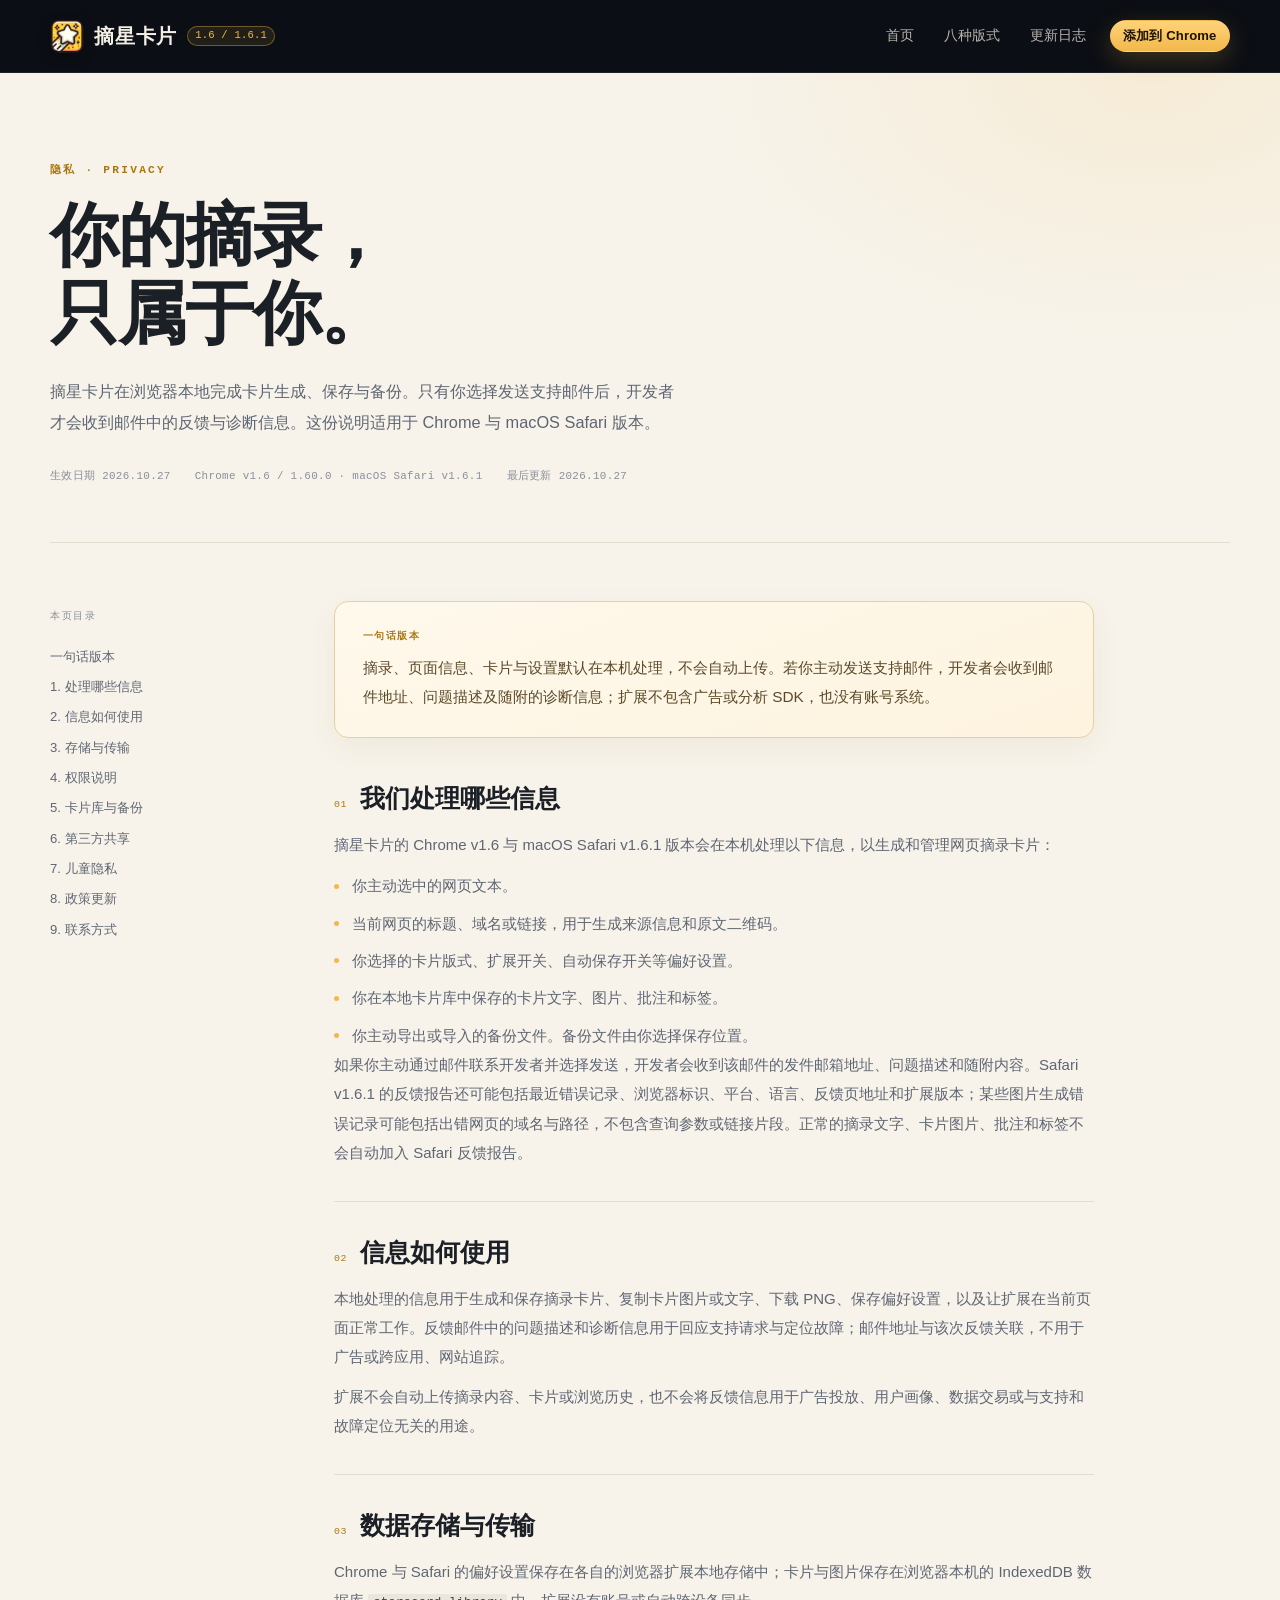
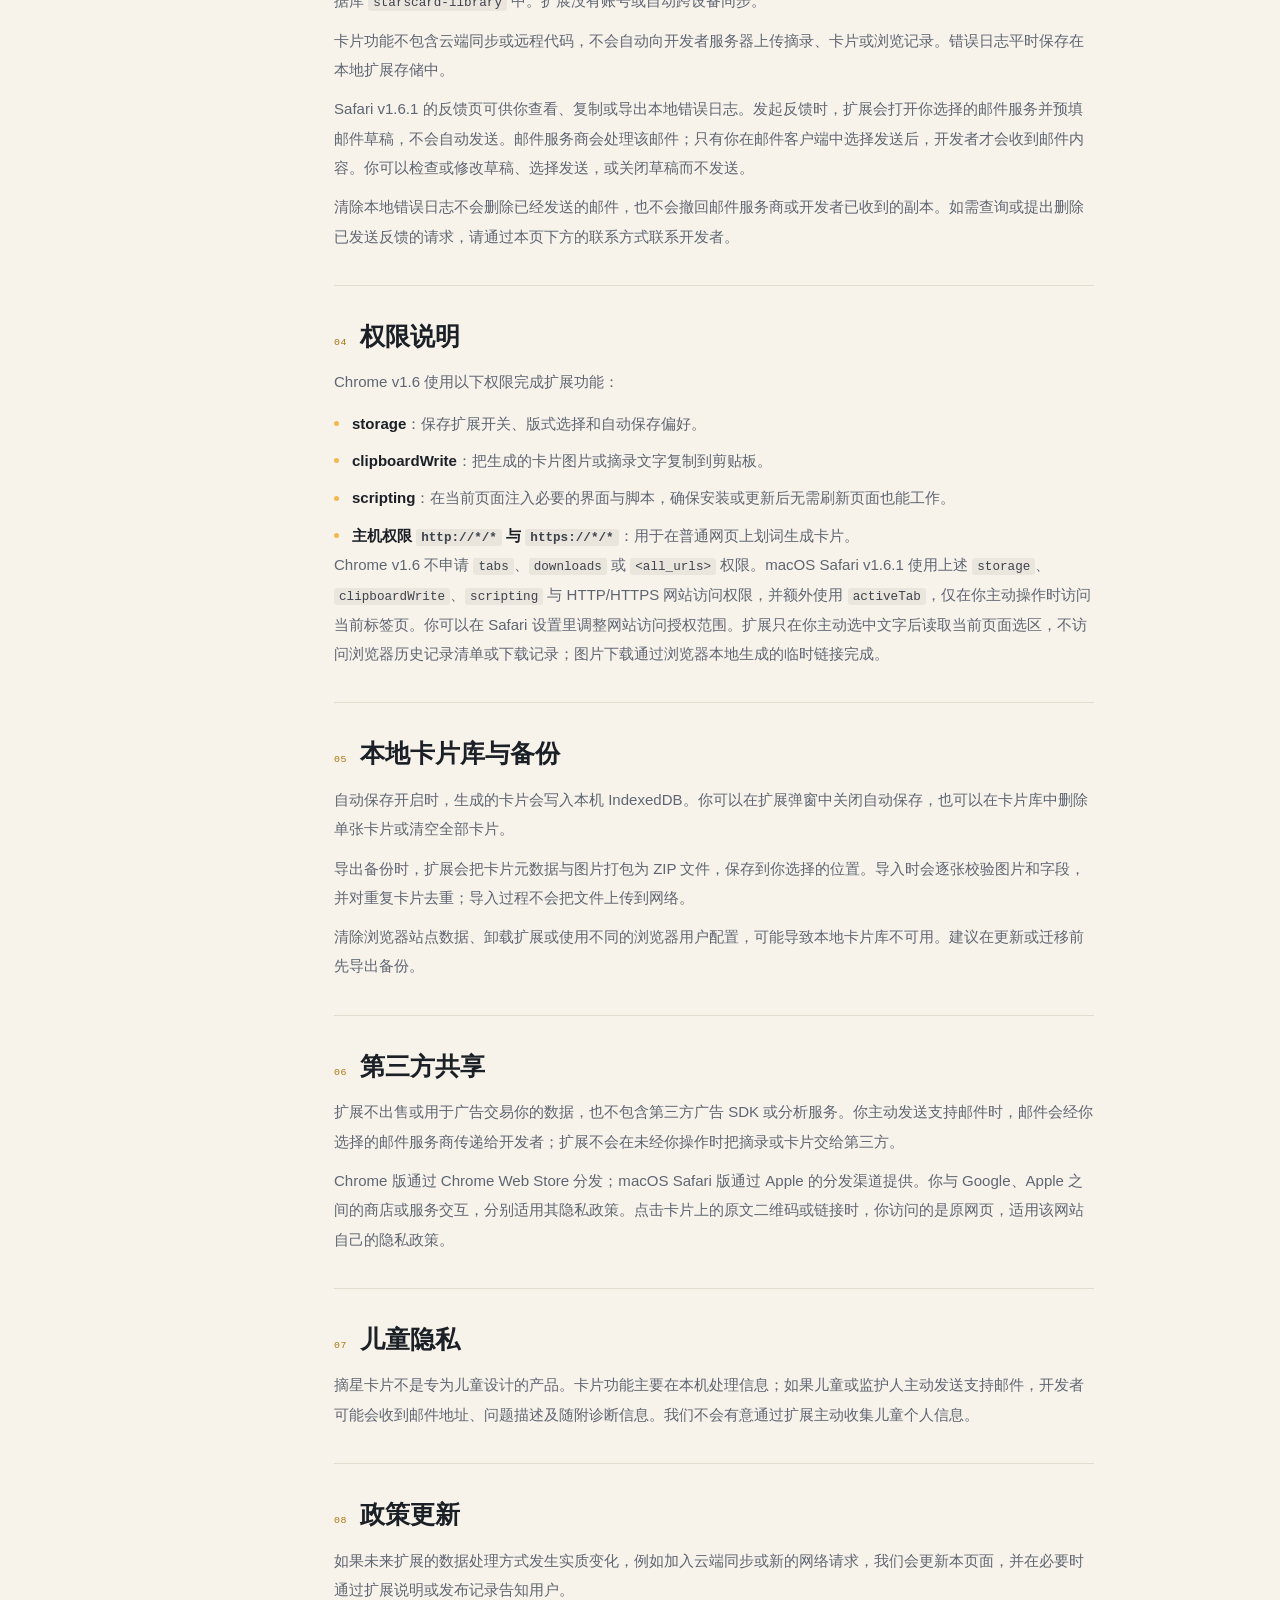
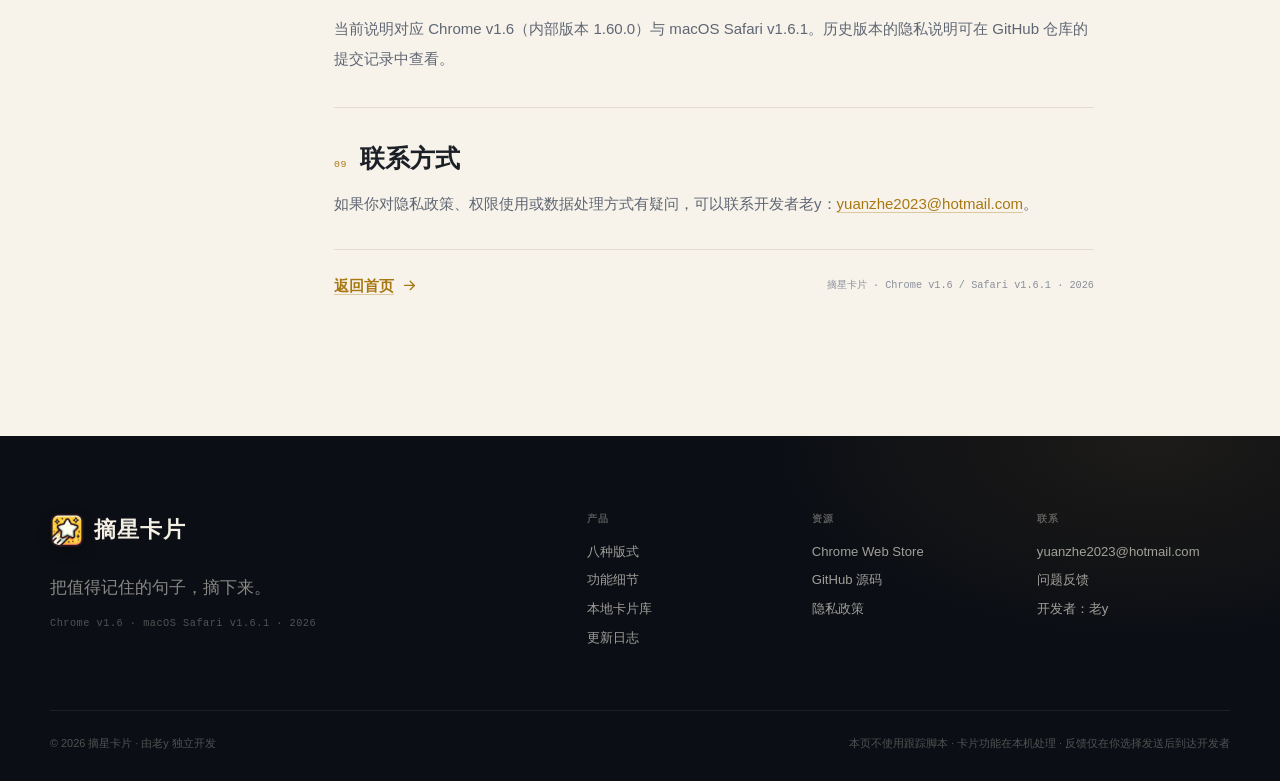
<file: privacy.html>
<!DOCTYPE html>
<html lang="zh-CN">
<head>
    <meta charset="UTF-8">
    <meta name="viewport" content="width=device-width, initial-scale=1.0">
    <title>隐私政策 · 摘星卡片</title>
    <meta name="description" content="摘星卡片 Chrome v1.6 与 macOS Safari v1.6.1 隐私政策：本地卡片处理、扩展权限及用户主动发送反馈时的数据。">
    <meta name="theme-color" content="#0b0e14">
    <link rel="canonical" href="https://starcard.foxlaoy.com/privacy">
    <link rel="icon" type="image/png" href="assets/icon48.png">
    <link rel="apple-touch-icon" href="assets/icon128.png">
    <link rel="stylesheet" href="assets/site.css">
    <style>
        .privacy-page {
            background: var(--paper);
        }

        .privacy-main {
            background:
                radial-gradient(700px 420px at 90% 0%, rgba(242, 184, 75, .12), transparent 65%),
                var(--paper);
        }

        .privacy-hero {
            padding: 88px 0 56px;
            border-bottom: 1px solid var(--line);
        }

        .privacy-hero h1 {
            max-width: 9em;
            font-family: var(--serif);
            font-size: clamp(2.9rem, 5.4vw, 4.5rem);
            font-weight: 700;
            line-height: 1.12;
            letter-spacing: -.02em;
        }

        .privacy-lead {
            max-width: 39em;
            margin-top: 24px;
            color: var(--muted);
            font-size: 1.02rem;
            line-height: 1.9;
        }

        .privacy-meta {
            display: flex;
            flex-wrap: wrap;
            gap: 10px 24px;
            margin-top: 30px;
            color: var(--muted-2);
            font-family: var(--mono);
            font-size: .68rem;
            letter-spacing: .03em;
        }

        .privacy-layout {
            display: grid;
            grid-template-columns: 210px minmax(0, 1fr);
            align-items: start;
            gap: 74px;
            padding: 58px 0 104px;
        }

        .privacy-toc {
            position: sticky;
            top: 104px;
            padding-top: 8px;
        }

        .privacy-toc p {
            margin-bottom: 16px;
            color: var(--muted-2);
            font-family: var(--mono);
            font-size: .62rem;
            letter-spacing: .16em;
            text-transform: uppercase;
        }

        .privacy-toc a {
            display: block;
            padding: 5px 0;
            color: var(--muted);
            font-size: .82rem;
            line-height: 1.55;
            transition: color .2s ease;
        }

        .privacy-toc a:hover {
            color: var(--gold-deep);
        }

        .policy {
            max-width: 760px;
        }

        .policy-summary {
            margin-bottom: 10px;
            padding: 26px 28px;
            border: 1px solid #e7cf9f;
            border-radius: 14px;
            background: linear-gradient(160deg, #fff9ec, #fdf3df);
            box-shadow: 0 10px 30px rgba(120, 88, 24, .06);
        }

        .policy-summary strong {
            display: block;
            margin-bottom: 8px;
            color: var(--gold-deep);
            font-family: var(--mono);
            font-size: .64rem;
            letter-spacing: .14em;
        }

        .policy-summary p {
            color: #5b4a2a;
            font-size: .96rem;
            line-height: 1.9;
        }

        .policy-section {
            padding: 34px 0;
            border-bottom: 1px solid var(--line);
        }

        .policy-section:last-child {
            border-bottom: 0;
        }

        .policy-section h2 {
            display: flex;
            align-items: baseline;
            gap: 13px;
            margin-bottom: 14px;
            font-family: var(--serif);
            font-size: 1.55rem;
            font-weight: 700;
            line-height: 1.35;
        }

        .policy-section h2 span {
            flex: none;
            color: var(--gold-deep);
            font-family: var(--mono);
            font-size: .62rem;
            font-weight: 500;
            letter-spacing: .05em;
        }

        .policy-section p,
        .policy-section li {
            color: var(--muted);
            font-size: .94rem;
            line-height: 1.95;
        }

        .policy-section p + p {
            margin-top: 10px;
        }

        .policy-section ul {
            display: grid;
            gap: 8px;
            margin-top: 12px;
            padding-left: 0;
        }

        .policy-section li {
            position: relative;
            padding-left: 18px;
        }

        .policy-section li::before {
            content: "";
            position: absolute;
            top: .82em;
            left: 0;
            width: 5px;
            height: 5px;
            border-radius: 50%;
            background: var(--gold);
        }

        .policy-section strong {
            color: var(--text);
            font-weight: 650;
        }

        .policy-section code {
            padding: 1px 5px;
            border-radius: 3px;
            background: rgba(18, 21, 28, .06);
            color: #3d424c;
            font-family: var(--mono);
            font-size: .84em;
        }

        .policy-section a {
            color: var(--gold-deep);
            text-decoration: underline;
            text-underline-offset: .18em;
            text-decoration-color: rgba(169, 119, 18, .35);
        }

        .policy-section a:hover {
            text-decoration-color: currentColor;
        }

        .policy-back {
            display: flex;
            align-items: center;
            justify-content: space-between;
            gap: 20px;
            margin-top: 30px;
            padding-top: 24px;
            border-top: 1px solid var(--line);
        }

        .policy-back span {
            color: var(--muted-2);
            font-family: var(--mono);
            font-size: .64rem;
        }

        @media (max-width: 1000px) {
            .privacy-layout {
                grid-template-columns: minmax(0, 1fr);
                gap: 30px;
                padding-top: 44px;
            }

            .privacy-toc {
                position: static;
                display: none;
            }
        }

        @media (max-width: 620px) {
            .privacy-hero {
                padding: 62px 0 42px;
            }

            .privacy-hero h1 {
                font-size: clamp(2.45rem, 11vw, 3.3rem);
            }

            .privacy-lead {
                font-size: .95rem;
            }

            .privacy-meta {
                gap: 7px 16px;
                font-size: .62rem;
            }

            .privacy-layout {
                padding: 36px 0 72px;
            }

            .policy-summary {
                padding: 20px;
            }

            .policy-section {
                padding: 28px 0;
            }

            .policy-section h2 {
                font-size: 1.35rem;
            }

            .policy-section p,
            .policy-section li {
                font-size: .9rem;
            }

            .policy-back {
                flex-direction: column;
                align-items: flex-start;
            }
        }
    </style>
</head>
<body class="privacy-page">
    <a class="skip-link" href="#main">跳到主要内容</a>

    <header class="site-header is-solid">
        <div class="container header-inner">
            <a class="brand" href="./" aria-label="返回摘星卡片首页">
                <img src="assets/icon48.png" alt="" width="34" height="34">
                <span class="brand__name">摘星卡片</span>
                <span class="brand__version">1.6 / 1.6.1</span>
            </a>
            <nav class="nav" aria-label="主导航">
                <a href="./">首页</a>
                <a href="./#layouts">八种版式</a>
                <a href="./#changelog">更新日志</a>
            </nav>
            <div class="header-actions">
                <a class="btn btn--small btn--gold" href="https://chromewebstore.google.com/detail/%E6%91%98%E6%98%9F%E5%8D%A1%E7%89%87/begimcgdknolpegbnajppnilboonmfgf" target="_blank" rel="noopener">添加到 Chrome</a>
            </div>
        </div>
    </header>

    <main class="privacy-main" id="main">
        <div class="container">
            <header class="privacy-hero">
                <p class="kicker">隐私 · Privacy</p>
                <h1>你的摘录，<br>只属于你。</h1>
                <p class="privacy-lead">摘星卡片在浏览器本地完成卡片生成、保存与备份。只有你选择发送支持邮件后，开发者才会收到邮件中的反馈与诊断信息。这份说明适用于 Chrome 与 macOS Safari 版本。</p>
                <div class="privacy-meta">
                    <span>生效日期 2026.10.27</span>
                    <span>Chrome v1.6 / 1.60.0 · macOS Safari v1.6.1</span>
                    <span>最后更新 2026.10.27</span>
                </div>
            </header>

            <div class="privacy-layout">
                <aside class="privacy-toc" aria-label="本页目录">
                    <p>本页目录</p>
                    <a href="#summary">一句话版本</a>
                    <a href="#data">1. 处理哪些信息</a>
                    <a href="#use">2. 信息如何使用</a>
                    <a href="#storage">3. 存储与传输</a>
                    <a href="#permissions">4. 权限说明</a>
                    <a href="#library">5. 卡片库与备份</a>
                    <a href="#sharing">6. 第三方共享</a>
                    <a href="#children">7. 儿童隐私</a>
                    <a href="#changes">8. 政策更新</a>
                    <a href="#contact">9. 联系方式</a>
                </aside>

                <article class="policy">
                    <section class="policy-summary" id="summary">
                        <strong>一句话版本</strong>
                        <p>摘录、页面信息、卡片与设置默认在本机处理，不会自动上传。若你主动发送支持邮件，开发者会收到邮件地址、问题描述及随附的诊断信息；扩展不包含广告或分析 SDK，也没有账号系统。</p>
                    </section>

                    <section class="policy-section" id="data">
                        <h2><span>01</span>我们处理哪些信息</h2>
                        <p>摘星卡片的 Chrome v1.6 与 macOS Safari v1.6.1 版本会在本机处理以下信息，以生成和管理网页摘录卡片：</p>
                        <ul>
                            <li>你主动选中的网页文本。</li>
                            <li>当前网页的标题、域名或链接，用于生成来源信息和原文二维码。</li>
                            <li>你选择的卡片版式、扩展开关、自动保存开关等偏好设置。</li>
                            <li>你在本地卡片库中保存的卡片文字、图片、批注和标签。</li>
                            <li>你主动导出或导入的备份文件。备份文件由你选择保存位置。</li>
                        </ul>
                        <p>如果你主动通过邮件联系开发者并选择发送，开发者会收到该邮件的发件邮箱地址、问题描述和随附内容。Safari v1.6.1 的反馈报告还可能包括最近错误记录、浏览器标识、平台、语言、反馈页地址和扩展版本；某些图片生成错误记录可能包括出错网页的域名与路径，不包含查询参数或链接片段。正常的摘录文字、卡片图片、批注和标签不会自动加入 Safari 反馈报告。</p>
                    </section>

                    <section class="policy-section" id="use">
                        <h2><span>02</span>信息如何使用</h2>
                        <p>本地处理的信息用于生成和保存摘录卡片、复制卡片图片或文字、下载 PNG、保存偏好设置，以及让扩展在当前页面正常工作。反馈邮件中的问题描述和诊断信息用于回应支持请求与定位故障；邮件地址与该次反馈关联，不用于广告或跨应用、网站追踪。</p>
                        <p>扩展不会自动上传摘录内容、卡片或浏览历史，也不会将反馈信息用于广告投放、用户画像、数据交易或与支持和故障定位无关的用途。</p>
                    </section>

                    <section class="policy-section" id="storage">
                        <h2><span>03</span>数据存储与传输</h2>
                        <p>Chrome 与 Safari 的偏好设置保存在各自的浏览器扩展本地存储中；卡片与图片保存在浏览器本机的 IndexedDB 数据库 <code>starscard-library</code> 中。扩展没有账号或自动跨设备同步。</p>
                        <p>卡片功能不包含云端同步或远程代码，不会自动向开发者服务器上传摘录、卡片或浏览记录。错误日志平时保存在本地扩展存储中。</p>
                        <p>Safari v1.6.1 的反馈页可供你查看、复制或导出本地错误日志。发起反馈时，扩展会打开你选择的邮件服务并预填邮件草稿，不会自动发送。邮件服务商会处理该邮件；只有你在邮件客户端中选择发送后，开发者才会收到邮件内容。你可以检查或修改草稿、选择发送，或关闭草稿而不发送。</p>
                        <p>清除本地错误日志不会删除已经发送的邮件，也不会撤回邮件服务商或开发者已收到的副本。如需查询或提出删除已发送反馈的请求，请通过本页下方的联系方式联系开发者。</p>
                    </section>

                    <section class="policy-section" id="permissions">
                        <h2><span>04</span>权限说明</h2>
                        <p>Chrome v1.6 使用以下权限完成扩展功能：</p>
                        <ul>
                            <li><strong>storage</strong>：保存扩展开关、版式选择和自动保存偏好。</li>
                            <li><strong>clipboardWrite</strong>：把生成的卡片图片或摘录文字复制到剪贴板。</li>
                            <li><strong>scripting</strong>：在当前页面注入必要的界面与脚本，确保安装或更新后无需刷新页面也能工作。</li>
                            <li><strong>主机权限 <code>http://*/*</code> 与 <code>https://*/*</code></strong>：用于在普通网页上划词生成卡片。</li>
                        </ul>
                        <p>Chrome v1.6 不申请 <code>tabs</code>、<code>downloads</code> 或 <code>&lt;all_urls&gt;</code> 权限。macOS Safari v1.6.1 使用上述 <code>storage</code>、<code>clipboardWrite</code>、<code>scripting</code> 与 HTTP/HTTPS 网站访问权限，并额外使用 <code>activeTab</code>，仅在你主动操作时访问当前标签页。你可以在 Safari 设置里调整网站访问授权范围。扩展只在你主动选中文字后读取当前页面选区，不访问浏览器历史记录清单或下载记录；图片下载通过浏览器本地生成的临时链接完成。</p>
                    </section>

                    <section class="policy-section" id="library">
                        <h2><span>05</span>本地卡片库与备份</h2>
                        <p>自动保存开启时，生成的卡片会写入本机 IndexedDB。你可以在扩展弹窗中关闭自动保存，也可以在卡片库中删除单张卡片或清空全部卡片。</p>
                        <p>导出备份时，扩展会把卡片元数据与图片打包为 ZIP 文件，保存到你选择的位置。导入时会逐张校验图片和字段，并对重复卡片去重；导入过程不会把文件上传到网络。</p>
                        <p>清除浏览器站点数据、卸载扩展或使用不同的浏览器用户配置，可能导致本地卡片库不可用。建议在更新或迁移前先导出备份。</p>
                    </section>

                    <section class="policy-section" id="sharing">
                        <h2><span>06</span>第三方共享</h2>
                        <p>扩展不出售或用于广告交易你的数据，也不包含第三方广告 SDK 或分析服务。你主动发送支持邮件时，邮件会经你选择的邮件服务商传递给开发者；扩展不会在未经你操作时把摘录或卡片交给第三方。</p>
                        <p>Chrome 版通过 Chrome Web Store 分发；macOS Safari 版通过 Apple 的分发渠道提供。你与 Google、Apple 之间的商店或服务交互，分别适用其隐私政策。点击卡片上的原文二维码或链接时，你访问的是原网页，适用该网站自己的隐私政策。</p>
                    </section>

                    <section class="policy-section" id="children">
                        <h2><span>07</span>儿童隐私</h2>
                        <p>摘星卡片不是专为儿童设计的产品。卡片功能主要在本机处理信息；如果儿童或监护人主动发送支持邮件，开发者可能会收到邮件地址、问题描述及随附诊断信息。我们不会有意通过扩展主动收集儿童个人信息。</p>
                    </section>

                    <section class="policy-section" id="changes">
                        <h2><span>08</span>政策更新</h2>
                        <p>如果未来扩展的数据处理方式发生实质变化，例如加入云端同步或新的网络请求，我们会更新本页面，并在必要时通过扩展说明或发布记录告知用户。</p>
                        <p>当前说明对应 Chrome v1.6（内部版本 1.60.0）与 macOS Safari v1.6.1。历史版本的隐私说明可在 GitHub 仓库的提交记录中查看。</p>
                    </section>

                    <section class="policy-section" id="contact">
                        <h2><span>09</span>联系方式</h2>
                        <p>如果你对隐私政策、权限使用或数据处理方式有疑问，可以联系开发者老y：<a href="mailto:yuanzhe2023@hotmail.com">yuanzhe2023@hotmail.com</a>。</p>
                        <div class="policy-back">
                            <a class="text-link" href="./">返回首页 <svg class="icon" aria-hidden="true"><use href="#i-arrow"/></svg></a>
                            <span>摘星卡片 · Chrome v1.6 / Safari v1.6.1 · 2026</span>
                        </div>
                    </section>
                </article>
            </div>
        </div>
    </main>

    <svg class="svg-sprite" aria-hidden="true" focusable="false" xmlns="http://www.w3.org/2000/svg">
        <symbol id="i-arrow" viewBox="0 0 24 24"><path d="M5 12h13M13 6l6 6-6 6"/></symbol>
    </svg>

    <footer class="site-footer">
        <div class="container footer-top">
            <div class="footer-brand">
                <a class="brand brand--footer" href="./">
                    <img src="assets/icon48.png" alt="" width="38" height="38">
                    <span class="brand__name">摘星卡片</span>
                </a>
                <p>把值得记住的句子，摘下来。</p>
                <span class="footer-version">Chrome v1.6 · macOS Safari v1.6.1 · 2026</span>
            </div>
            <div class="footer-cols">
                <div>
                    <h4>产品</h4>
                    <a href="./#layouts">八种版式</a>
                    <a href="./#features">功能细节</a>
                    <a href="./#library">本地卡片库</a>
                    <a href="./#changelog">更新日志</a>
                </div>
                <div>
                    <h4>资源</h4>
                    <a href="https://chromewebstore.google.com/detail/%E6%91%98%E6%98%9F%E5%8D%A1%E7%89%87/begimcgdknolpegbnajppnilboonmfgf" target="_blank" rel="noopener">Chrome Web Store</a>
                    <a href="https://github.com/foxmuldery/starscard" target="_blank" rel="noopener">GitHub 源码</a>
                    <a href="./privacy.html">隐私政策</a>
                </div>
                <div>
                    <h4>联系</h4>
                    <a href="mailto:yuanzhe2023@hotmail.com">yuanzhe2023@hotmail.com</a>
                    <a href="mailto:yuanzhe2023@hotmail.com?subject=%E6%91%98%E6%98%9F%E5%8D%A1%E7%89%87%E9%97%AE%E9%A2%98%E5%8F%8D%E9%A6%88">问题反馈</a>
                    <span>开发者：老y</span>
                </div>
            </div>
        </div>
        <div class="container footer-bottom">
            <p>© 2026 摘星卡片 · 由老y 独立开发</p>
            <p>本页不使用跟踪脚本 · 卡片功能在本机处理 · 反馈仅在你选择发送后到达开发者</p>
        </div>
    </footer>
</body>
</html>
</file>
<file: assets/site.css>
/* ==========================================================================
   摘星卡片 · 官网样式
   设计：纸感 / 星夜 / 金色；不依赖外部字体与图片
   ========================================================================== */

:root {
    --ink: #12151c;
    --ink-2: #1a1f2a;
    --night: #0d1017;
    --night-2: #10141c;
    --paper: #f7f3ea;
    --paper-2: #fffdf8;
    --cream: #efe8da;
    --text: #1b1f26;
    --muted: #5f6673;
    --muted-2: #8a8f9a;
    --line: #e3ddd0;
    --line-soft: #ece6da;
    --gold: #f2b84b;
    --gold-2: #ffd37a;
    --gold-deep: #a97712;
    --green: #1b6556;
    --lime: #dfff35;
    --indigo: #5b67ff;
    --serif: "Songti SC", "Noto Serif CJK SC", "Source Han Serif SC", "STSong", "SimSun", serif;
    --sans: -apple-system, BlinkMacSystemFont, "Segoe UI", "PingFang SC", "Hiragino Sans GB", "Microsoft YaHei", sans-serif;
    --mono: "SFMono-Regular", Consolas, "Liberation Mono", Menlo, monospace;
    --max: 1180px;
    --radius: 18px;
    --shadow-sm: 0 1px 2px rgba(17, 20, 27, .04), 0 8px 24px rgba(17, 20, 27, .05);
    --shadow-md: 0 18px 50px rgba(17, 20, 27, .10);
    --shadow-lg: 0 40px 100px rgba(6, 8, 12, .35);
}

*,
*::before,
*::after {
    box-sizing: border-box;
}

html {
    scroll-behavior: smooth;
    -webkit-text-size-adjust: 100%;
}

body {
    margin: 0;
    background: var(--paper);
    color: var(--text);
    font-family: var(--sans);
    font-size: 16px;
    line-height: 1.65;
    -webkit-font-smoothing: antialiased;
    text-rendering: optimizeLegibility;
}

body.dialog-open {
    overflow: hidden;
}

h1,
h2,
h3,
h4,
p,
ul,
ol,
figure,
blockquote {
    margin: 0;
}

ul,
ol {
    padding: 0;
    list-style: none;
}

a {
    color: inherit;
    text-decoration: none;
}

button,
input,
textarea {
    font: inherit;
    color: inherit;
}

button {
    cursor: pointer;
}

img,
svg {
    display: block;
}

img {
    max-width: 100%;
}

::selection {
    background: rgba(242, 184, 75, .32);
    color: inherit;
}

:focus-visible {
    outline: 2px solid var(--gold);
    outline-offset: 3px;
}

.svg-sprite {
    position: absolute;
    width: 0;
    height: 0;
    overflow: hidden;
}

.icon {
    width: 1.15em;
    height: 1.15em;
    flex: none;
    fill: none;
    stroke: currentColor;
    stroke-width: 1.8;
    stroke-linecap: round;
    stroke-linejoin: round;
}

.icon--arrow {
    transition: transform .25s ease;
}

.skip-link {
    position: fixed;
    z-index: 200;
    top: 12px;
    left: 12px;
    padding: 10px 16px;
    border-radius: 999px;
    background: var(--gold);
    color: #171203;
    font-weight: 700;
    transform: translateY(-160%);
    transition: transform .2s ease;
}

.skip-link:focus {
    transform: none;
}

.container {
    width: min(var(--max), calc(100% - 48px));
    margin-inline: auto;
}

/* ==========================================================================
   Buttons
   ========================================================================== */

.btn {
    display: inline-flex;
    align-items: center;
    justify-content: center;
    gap: .55em;
    min-height: 2.75em;
    padding: .72em 1.25em;
    border: 1px solid transparent;
    border-radius: 999px;
    font-size: .95rem;
    font-weight: 650;
    line-height: 1.2;
    letter-spacing: .01em;
    white-space: nowrap;
    transition: background-color .22s ease, border-color .22s ease, color .22s ease, transform .22s ease, box-shadow .22s ease;
}

.btn:hover {
    transform: translateY(-1px);
}

.btn:active {
    transform: translateY(0);
}

.btn--gold {
    background: linear-gradient(180deg, var(--gold-2), var(--gold));
    color: #1b1302;
    box-shadow: 0 8px 24px rgba(242, 184, 75, .22);
}

.btn--gold:hover {
    background: linear-gradient(180deg, #ffdc92, #f7c25a);
    box-shadow: 0 12px 30px rgba(242, 184, 75, .3);
}

.btn--dark {
    background: var(--ink);
    color: #fffaf0;
    box-shadow: 0 10px 26px rgba(18, 21, 28, .18);
}

.btn--dark:hover {
    background: #242a35;
}

.btn--ghost {
    border-color: rgba(255, 255, 255, .22);
    background: rgba(255, 255, 255, .04);
    color: #f4efe4;
    backdrop-filter: blur(10px);
}

.btn--ghost:hover {
    border-color: rgba(242, 184, 75, .65);
    background: rgba(255, 255, 255, .08);
}

.btn--ghost-dark {
    border-color: #d8d0c0;
    background: transparent;
    color: var(--text);
}

.btn--ghost-dark:hover {
    border-color: var(--text);
    background: rgba(18, 21, 28, .04);
}

.btn--small {
    min-height: 2.35em;
    padding: .55em .95em;
    font-size: .82rem;
}

.btn--lg {
    min-height: 3.15em;
    padding: .92em 1.5em;
    font-size: 1rem;
}

.btn--block {
    width: 100%;
}

.link-button,
.text-link {
    display: inline-flex;
    align-items: center;
    gap: .45em;
    padding: 0;
    border: 0;
    background: none;
    color: var(--text);
    font-size: .92rem;
    font-weight: 650;
    text-decoration: underline;
    text-decoration-color: rgba(169, 119, 18, .35);
    text-underline-offset: .22em;
    transition: color .2s ease, text-decoration-color .2s ease;
}

.text-link:hover {
    color: var(--gold-deep);
    text-decoration-color: currentColor;
}

.text-link .icon {
    transition: transform .2s ease;
}

.text-link:hover .icon {
    transform: translateX(3px);
}

.text-link--light {
    color: #f4efe4;
    text-decoration-color: rgba(242, 184, 75, .5);
}

.text-link--light:hover {
    color: var(--gold);
}

/* ==========================================================================
   Header
   ========================================================================== */

.site-header {
    position: sticky;
    z-index: 100;
    top: 0;
    border-bottom: 1px solid transparent;
    color: #f4efe4;
    transition: background-color .3s ease, border-color .3s ease, backdrop-filter .3s ease;
}

.site-header.is-scrolled {
    border-bottom-color: rgba(255, 255, 255, .08);
    background: rgba(9, 11, 16, .82);
    backdrop-filter: blur(18px) saturate(140%);
}

.site-header.nav-open {
    border-bottom-color: rgba(255, 255, 255, .08);
    background: rgba(9, 11, 16, .98);
    backdrop-filter: blur(18px) saturate(140%);
}

.site-header.is-solid {
    border-bottom-color: rgba(255, 255, 255, .08);
    background: #0b0e14;
}

.header-inner {
    display: flex;
    align-items: center;
    justify-content: space-between;
    gap: 24px;
    min-height: 72px;
}

.brand {
    display: inline-flex;
    align-items: center;
    gap: 10px;
    flex: none;
}

.brand img {
    width: 34px;
    height: 34px;
    border-radius: 9px;
    box-shadow: 0 4px 12px rgba(0, 0, 0, .25);
}

.brand__name {
    font-family: var(--serif);
    font-size: 1.24rem;
    font-weight: 700;
    letter-spacing: .04em;
}

.brand__version {
    display: inline-flex;
    align-items: center;
    height: 20px;
    padding: 0 7px;
    border: 1px solid rgba(242, 184, 75, .38);
    border-radius: 999px;
    background: rgba(242, 184, 75, .10);
    color: var(--gold);
    font-family: var(--mono);
    font-size: .66rem;
    letter-spacing: .02em;
}

.nav {
    display: flex;
    align-items: center;
    gap: 30px;
    margin-left: auto;
}

.nav a {
    position: relative;
    color: rgba(244, 239, 228, .74);
    font-size: .88rem;
    transition: color .2s ease;
}

.nav a::after {
    content: "";
    position: absolute;
    right: 0;
    bottom: -7px;
    left: 0;
    height: 1px;
    background: var(--gold);
    transform: scaleX(0);
    transform-origin: left;
    transition: transform .25s ease;
}

.nav a:hover {
    color: #fffaf0;
}

.nav a:hover::after {
    transform: scaleX(1);
}

.header-actions {
    display: flex;
    align-items: center;
    gap: 10px;
    flex: none;
}

.nav-toggle {
    display: none;
    align-items: center;
    justify-content: center;
    width: 40px;
    height: 40px;
    border: 1px solid rgba(255, 255, 255, .18);
    border-radius: 999px;
    background: rgba(255, 255, 255, .04);
    color: #f4efe4;
}

.mobile-nav {
    display: none;
    padding: 8px 24px 22px;
    border-top: 1px solid rgba(255, 255, 255, .07);
    background: rgba(9, 11, 16, .97);
    backdrop-filter: blur(18px);
}

.mobile-nav:not([hidden]) {
    display: grid;
    gap: 2px;
}

.mobile-nav a {
    padding: 12px 4px;
    border-bottom: 1px solid rgba(255, 255, 255, .06);
    color: rgba(244, 239, 228, .88);
    font-size: 1rem;
}

/* ==========================================================================
   Hero
   ========================================================================== */

.hero {
    position: relative;
    isolation: isolate;
    overflow: hidden;
    margin-top: -72px;
    padding-top: 72px;
    background:
        radial-gradient(900px 620px at 78% 16%, rgba(242, 184, 75, .14), transparent 62%),
        radial-gradient(760px 560px at 8% 0%, rgba(91, 103, 255, .18), transparent 60%),
        linear-gradient(180deg, #090b11 0%, #0d1017 52%, #11151d 100%);
    color: #f4efe4;
}

.hero__stars {
    position: absolute;
    z-index: -1;
    inset: 0;
    opacity: .7;
    background-image:
        radial-gradient(1.4px 1.4px at 8% 22%, rgba(255, 255, 255, .8), transparent),
        radial-gradient(1px 1px at 16% 68%, rgba(255, 255, 255, .55), transparent),
        radial-gradient(1.6px 1.6px at 27% 12%, rgba(255, 255, 255, .7), transparent),
        radial-gradient(1px 1px at 35% 48%, rgba(255, 255, 255, .45), transparent),
        radial-gradient(1.2px 1.2px at 44% 84%, rgba(255, 255, 255, .55), transparent),
        radial-gradient(1.8px 1.8px at 56% 18%, rgba(255, 255, 255, .7), transparent),
        radial-gradient(1px 1px at 63% 62%, rgba(255, 255, 255, .5), transparent),
        radial-gradient(1.2px 1.2px at 72% 34%, rgba(255, 255, 255, .65), transparent),
        radial-gradient(1px 1px at 81% 76%, rgba(255, 255, 255, .45), transparent),
        radial-gradient(1.7px 1.7px at 90% 20%, rgba(255, 255, 255, .7), transparent),
        radial-gradient(1px 1px at 95% 58%, rgba(255, 255, 255, .45), transparent),
        radial-gradient(1.3px 1.3px at 6% 88%, rgba(242, 184, 75, .6), transparent),
        radial-gradient(1.3px 1.3px at 40% 30%, rgba(242, 184, 75, .45), transparent),
        radial-gradient(1.3px 1.3px at 68% 90%, rgba(242, 184, 75, .5), transparent);
}

.hero__orbit {
    position: absolute;
    z-index: -1;
    top: -34%;
    right: -18%;
    width: 900px;
    height: 900px;
    pointer-events: none;
}

.hero__orbit span {
    position: absolute;
    inset: 0;
    border: 1px solid rgba(255, 255, 255, .07);
    border-radius: 50%;
}

.hero__orbit span:nth-child(2) {
    inset: 11%;
    border-color: rgba(242, 184, 75, .09);
}

.hero__orbit span:nth-child(3) {
    inset: 24%;
    border-color: rgba(255, 255, 255, .05);
}

.hero__grid {
    display: grid;
    grid-template-columns: minmax(0, 1.02fr) minmax(0, .98fr);
    align-items: center;
    gap: 56px;
    min-height: 640px;
    padding-top: 58px;
    padding-bottom: 34px;
}

.eyebrow {
    display: inline-flex;
    align-items: center;
    gap: 9px;
    margin-bottom: 26px;
    padding: 6px 13px 6px 10px;
    border: 1px solid rgba(242, 184, 75, .24);
    border-radius: 999px;
    background: rgba(242, 184, 75, .07);
    color: rgba(255, 238, 204, .88);
    font-family: var(--mono);
    font-size: .7rem;
    letter-spacing: .08em;
}

.eyebrow__dot {
    width: 6px;
    height: 6px;
    border-radius: 50%;
    background: #7ee2a8;
    box-shadow: 0 0 0 4px rgba(126, 226, 168, .12);
}

.hero h1 {
    max-width: 11em;
    font-family: var(--serif);
    font-size: clamp(3.1rem, 5.35vw, 5.15rem);
    font-weight: 700;
    line-height: 1.12;
    letter-spacing: -.02em;
    text-wrap: balance;
}

.hl {
    position: relative;
    color: var(--gold);
    white-space: nowrap;
}

.hl::after {
    content: "";
    position: absolute;
    right: -.04em;
    bottom: .02em;
    left: -.04em;
    height: .16em;
    border-radius: 999px;
    background: linear-gradient(90deg, rgba(242, 184, 75, .05), rgba(242, 184, 75, .62), rgba(242, 184, 75, .05));
    opacity: .7;
}

.hero__lead {
    max-width: 31em;
    margin-top: 26px;
    color: rgba(244, 239, 228, .72);
    font-size: 1.06rem;
    line-height: 1.85;
    text-wrap: pretty;
}

.hero__actions {
    display: flex;
    flex-wrap: wrap;
    gap: 12px;
    margin-top: 34px;
}

.hero__notes {
    display: flex;
    flex-wrap: wrap;
    gap: 10px 22px;
    margin-top: 26px;
    color: rgba(244, 239, 228, .58);
    font-size: .82rem;
}

.hero__notes li {
    display: inline-flex;
    align-items: center;
    gap: 6px;
}

.hero__notes .icon {
    width: 13px;
    height: 13px;
    color: rgba(126, 226, 168, .9);
}

.hero__stage {
    position: relative;
    justify-self: end;
    width: min(100%, 540px);
    height: 610px;
    perspective: 1400px;
}

.hero__glow {
    position: absolute;
    top: 48%;
    left: 50%;
    width: 420px;
    height: 420px;
    border-radius: 50%;
    background: radial-gradient(circle, rgba(242, 184, 75, .22), rgba(242, 184, 75, .04) 52%, transparent 70%);
    filter: blur(12px);
    transform: translate(-50%, -50%);
}

.hero-card {
    position: absolute;
    z-index: 3;
    top: 50%;
    left: 50%;
    width: min(348px, 76%);
    transform: translate(-50%, -50%) rotate(-3deg) rotateX(var(--tilt-x, 0deg)) rotateY(var(--tilt-y, 0deg));
    transform-style: preserve-3d;
    transition: transform .35s ease;
}

.hero-card .card {
    height: auto;
    box-shadow: 0 40px 100px rgba(0, 0, 0, .55), 0 2px 0 rgba(255, 255, 255, .5) inset;
}

.hero-card .card {
    font-size: 9.4px;
}

.ghost-card {
    position: absolute;
    z-index: 1;
    border-radius: 12px;
    pointer-events: none;
}

.ghost-card--night {
    top: 28px;
    right: 2%;
    display: flex;
    flex-direction: column;
    gap: 13px;
    width: 270px;
    height: 350px;
    padding: 24px;
    border: 1px solid #303733;
    background: linear-gradient(160deg, #1d2220, #151917);
    box-shadow: 0 30px 70px rgba(0, 0, 0, .4);
    transform: rotate(6.5deg);
    opacity: .92;
}

.ghost-card__brand {
    color: #cbdc8e;
    font-size: 10px;
    font-weight: 650;
    letter-spacing: .04em;
}

.ghost-card__line {
    width: 100%;
    height: 7px;
    border-radius: 4px;
    background: #343b37;
}

.ghost-card__line--short {
    width: 62%;
}

.ghost-card__qr {
    width: 46px;
    height: 46px;
    margin-top: auto;
    border-radius: 4px;
    background:
        repeating-conic-gradient(#f4f5f1 0 25%, #1b1f1d 0 50%) 0 0 / 8px 8px;
    opacity: .8;
}

.ghost-card--signal {
    bottom: 22px;
    left: 0;
    display: flex;
    flex-direction: column;
    gap: 12px;
    width: 218px;
    height: 260px;
    padding: 22px;
    background: linear-gradient(150deg, #e6ff63, #d5f52c);
    box-shadow: 0 26px 60px rgba(0, 0, 0, .34);
    transform: rotate(-8deg);
    opacity: .9;
}

.ghost-card__big {
    color: #080907;
    font-size: 30px;
    font-weight: 900;
    line-height: 1.06;
    letter-spacing: -.04em;
}

.ghost-card--signal .ghost-card__line {
    background: rgba(8, 9, 7, .18);
}

.float-chip {
    position: absolute;
    z-index: 5;
    display: flex;
    align-items: center;
    gap: 10px;
    padding: 10px 14px 10px 10px;
    border: 1px solid rgba(255, 255, 255, .14);
    border-radius: 12px;
    background: rgba(18, 21, 28, .82);
    box-shadow: 0 16px 40px rgba(0, 0, 0, .35);
    color: rgba(244, 239, 228, .82);
    font-size: .78rem;
    backdrop-filter: blur(14px);
    animation: float 6s ease-in-out infinite;
}

.float-chip strong {
    color: #fffaf0;
    font-weight: 700;
}

.float-chip__icon {
    display: grid;
    place-items: center;
    width: 32px;
    height: 32px;
    border-radius: 9px;
    background: rgba(242, 184, 75, .14);
    color: var(--gold);
}

.float-chip__icon--green {
    background: rgba(126, 226, 168, .12);
    color: #7ee2a8;
}

.float-chip--top {
    top: 48px;
    left: 2%;
}

.float-chip--bottom {
    right: 0;
    bottom: 72px;
    animation-delay: -3s;
}

@keyframes float {
    0%, 100% { transform: translateY(0); }
    50% { transform: translateY(-8px); }
}

.hero__trust {
    display: grid;
    grid-template-columns: repeat(5, minmax(0, 1fr));
    gap: 24px;
    padding: 30px 0 40px;
    border-top: 1px solid rgba(255, 255, 255, .08);
}

.trust-item {
    display: flex;
    align-items: baseline;
    gap: 9px;
    min-width: 0;
}

.trust-item strong {
    flex: none;
    color: var(--gold);
    font-family: var(--serif);
    font-size: 1.35rem;
    font-weight: 700;
}

.trust-item span {
    color: rgba(244, 239, 228, .52);
    font-size: .78rem;
    line-height: 1.45;
}

.trust-item--wide strong {
    font-family: var(--sans);
    font-size: .86rem;
    letter-spacing: .02em;
}

/* ==========================================================================
   Sections
   ========================================================================== */

.section {
    position: relative;
    padding: 112px 0;
}

section[id] {
    scroll-margin-top: 88px;
}

.section--paper {
    background: var(--paper);
}

.section--cream {
    background: var(--cream);
}

.section--white {
    background: #fff;
}

.section--night {
    background:
        radial-gradient(760px 460px at 82% 8%, rgba(242, 184, 75, .07), transparent 65%),
        radial-gradient(600px 420px at 4% 60%, rgba(91, 103, 255, .07), transparent 65%),
        var(--night);
    color: #f4efe4;
}

.section-head {
    max-width: 760px;
    margin-bottom: 56px;
}

.section-head--split {
    display: grid;
    grid-template-columns: minmax(0, 1.05fr) minmax(0, .7fr);
    align-items: end;
    gap: 56px;
    max-width: none;
}

.kicker {
    margin-bottom: 18px;
    color: var(--gold-deep);
    font-family: var(--mono);
    font-size: .7rem;
    font-weight: 600;
    letter-spacing: .2em;
    text-transform: uppercase;
}

.section--night .kicker {
    color: var(--gold);
}

.section h2 {
    font-family: var(--serif);
    font-size: clamp(2.2rem, 3.7vw, 3.3rem);
    font-weight: 700;
    line-height: 1.18;
    letter-spacing: -.015em;
    text-wrap: balance;
}

.section-head--split h2 {
    font-size: clamp(2.4rem, 4.1vw, 3.65rem);
}

.section-lead {
    max-width: 34em;
    color: var(--muted);
    font-size: 1rem;
    line-height: 1.9;
    text-wrap: pretty;
}

.section--night .section-lead {
    color: rgba(244, 239, 228, .62);
}

.section-head--split .section-lead {
    padding-bottom: .35em;
}

.section-head:not(.section-head--split) .section-lead {
    margin-top: 18px;
}

.nowrap {
    white-space: nowrap;
}

.section--night .hl {
    color: var(--gold);
}

.noscript-note {
    padding: 24px;
    border: 1px dashed rgba(255, 255, 255, .2);
    border-radius: 12px;
    color: rgba(244, 239, 228, .7);
}

/* ==========================================================================
   Steps
   ========================================================================== */

.steps {
    display: grid;
    grid-template-columns: repeat(3, minmax(0, 1fr));
    gap: 24px;
}

.step {
    display: flex;
    flex-direction: column;
    overflow: hidden;
    border: 1px solid var(--line);
    border-radius: var(--radius);
    background: var(--paper-2);
    box-shadow: var(--shadow-sm);
    transition: transform .3s ease, box-shadow .3s ease;
}

.step:hover {
    transform: translateY(-4px);
    box-shadow: var(--shadow-md);
}

.step__visual {
    position: relative;
    display: grid;
    place-items: center;
    height: 236px;
    padding: 28px;
    border-bottom: 1px solid var(--line-soft);
    background:
        radial-gradient(280px 160px at 80% 10%, rgba(242, 184, 75, .16), transparent 70%),
        linear-gradient(160deg, #f2ecdf, #ece5d6);
    overflow: hidden;
}

.step__body {
    padding: 26px 28px 30px;
}

.step__num {
    display: inline-block;
    margin-bottom: 10px;
    color: var(--gold-deep);
    font-family: var(--mono);
    font-size: .68rem;
    letter-spacing: .14em;
}

.step__body h3 {
    font-family: var(--serif);
    font-size: 1.58rem;
    line-height: 1.3;
}

.step__body p {
    margin-top: 9px;
    color: var(--muted);
    font-size: .92rem;
    line-height: 1.8;
}

.demo-browser {
    position: relative;
    width: 100%;
    max-width: 300px;
    padding: 12px;
    border: 1px solid #ded7c9;
    border-radius: 10px;
    background: #fff;
    box-shadow: 0 18px 36px rgba(65, 52, 30, .12);
    transform: rotate(-1.2deg);
}

.demo-browser__bar {
    display: flex;
    align-items: center;
    gap: 5px;
    padding-bottom: 10px;
    border-bottom: 1px solid #f0ede5;
}

.demo-browser__bar > span {
    width: 5px;
    height: 5px;
    border-radius: 50%;
    background: #ddd8cb;
}

.demo-browser__bar em {
    margin-left: 6px;
    overflow: hidden;
    color: #a49d8f;
    font-family: var(--mono);
    font-size: 8px;
    font-style: normal;
    white-space: nowrap;
    text-overflow: ellipsis;
}

.demo-text {
    margin: 14px 3px 22px;
    color: #3b3f46;
    font-size: 11px;
    line-height: 1.95;
}

.demo-text mark {
    padding: 1px 2px;
    background: #ffe39a;
    color: inherit;
}

.demo-button {
    position: absolute;
    right: 12px;
    bottom: -14px;
    padding: 8px 12px;
    border-radius: 8px;
    background: var(--ink);
    box-shadow: 0 10px 20px rgba(18, 21, 28, .22);
    color: #fffaf0;
    font-size: 10px;
    font-weight: 650;
    white-space: nowrap;
}

.step__visual--layout {
    display: block;
}

.stack-card {
    position: absolute;
    display: flex;
    flex-direction: column;
    gap: 7px;
    width: 118px;
    height: 150px;
    padding: 14px;
    border-radius: 7px;
    box-shadow: 0 18px 34px rgba(65, 52, 30, .16);
}

.stack-card span {
    font-size: 7px;
    font-weight: 650;
    letter-spacing: .02em;
    opacity: .7;
}

.stack-card i {
    display: block;
    width: 100%;
    height: 4px;
    border-radius: 2px;
    background: currentColor;
    opacity: .16;
}

.stack-card i.short {
    width: 62%;
}

.stack-card strong {
    font-family: var(--serif);
    font-size: 16px;
    line-height: 1.2;
}

.stack-card--a {
    z-index: 1;
    top: 36px;
    left: 12%;
    border: 1px solid #e3e6eb;
    background: #fff;
    color: #315b8c;
    transform: rotate(-10deg);
}

.stack-card--b {
    z-index: 3;
    top: 28px;
    left: 50%;
    background: #1b1f1d;
    color: #cbdc8e;
    transform: translateX(-50%) rotate(1deg);
}

.stack-card--c {
    z-index: 2;
    top: 42px;
    right: 11%;
    background: #dfff35;
    color: #080907;
    transform: rotate(9deg);
}

.stack-hint {
    position: absolute;
    z-index: 4;
    right: 12px;
    bottom: 16px;
    padding: 6px 10px;
    border: 1px solid #d8d1c2;
    border-radius: 999px;
    background: rgba(255, 253, 248, .9);
    color: #6d6659;
    font-size: 9px;
    backdrop-filter: blur(8px);
}

.action-demo {
    width: 100%;
    max-width: 286px;
    padding: 18px;
    border: 1px solid #ded7c9;
    border-radius: 12px;
    background: #fff;
    box-shadow: 0 18px 36px rgba(65, 52, 30, .12);
    transform: rotate(1.2deg);
}

.action-demo__title {
    display: flex;
    align-items: center;
    gap: 7px;
    margin-bottom: 14px;
    color: #32363d;
    font-size: 11px;
    font-weight: 650;
}

.action-demo__title span {
    color: var(--gold-deep);
}

.action-demo__buttons {
    display: grid;
    grid-template-columns: 1fr 1fr;
    gap: 7px;
}

.action-demo__buttons span {
    display: inline-flex;
    align-items: center;
    justify-content: center;
    gap: 4px;
    padding: 8px 4px;
    border: 1px solid #e4dfd3;
    border-radius: 7px;
    background: #fbf9f4;
    color: #4b4f57;
    font-size: 9px;
}

.action-demo__buttons .icon {
    width: 11px;
    height: 11px;
}

.action-demo__saved {
    display: flex;
    align-items: center;
    gap: 5px;
    margin-top: 12px;
    padding: 8px 10px;
    border-radius: 7px;
    background: #eef8f1;
    color: #2c6b48;
    font-size: 9px;
    font-weight: 600;
}

.action-demo__saved .icon {
    width: 11px;
    height: 11px;
}

/* ==========================================================================
   Layout gallery
   ========================================================================== */

.layout-section {
    overflow: hidden;
}

.layout-grid {
    display: grid;
    grid-template-columns: repeat(4, minmax(0, 1fr));
    gap: 40px 24px;
}

.layout-tile {
    position: relative;
    display: flex;
    flex-direction: column;
    gap: 15px;
    min-width: 0;
}

.layout-tile__frame {
    position: relative;
    container-type: inline-size;
    padding: 12px;
    border: 1px solid rgba(255, 255, 255, .10);
    border-radius: 17px;
    background: linear-gradient(160deg, rgba(255, 255, 255, .055), rgba(255, 255, 255, .015));
    box-shadow: 0 20px 44px rgba(0, 0, 0, .22);
    transition: border-color .3s ease, background-color .3s ease, transform .3s ease, box-shadow .3s ease;
}

.layout-tile:hover .layout-tile__frame,
.layout-tile:focus-within .layout-tile__frame {
    border-color: rgba(242, 184, 75, .48);
    background: linear-gradient(160deg, rgba(242, 184, 75, .09), rgba(255, 255, 255, .02));
    box-shadow: 0 30px 60px rgba(0, 0, 0, .35);
    transform: translateY(-5px);
}

.layout-tile__card {
    display: block;
    aspect-ratio: 5 / 6;
    font-size: clamp(7.4px, 2.9cqw, 9px);
}

.layout-tile__card .card {
    height: 100%;
}

.layout-tile__zoom {
    position: absolute;
    z-index: 2;
    top: 20px;
    right: 20px;
    padding: 5px 9px;
    border: 1px solid rgba(255, 255, 255, .16);
    border-radius: 999px;
    background: rgba(10, 12, 17, .72);
    color: rgba(255, 250, 240, .86);
    font-size: 9px;
    letter-spacing: .03em;
    opacity: 0;
    transform: translateY(-4px);
    transition: opacity .25s ease, transform .25s ease;
    backdrop-filter: blur(8px);
}

.layout-tile:hover .layout-tile__zoom,
.layout-tile:focus-within .layout-tile__zoom {
    opacity: 1;
    transform: none;
}

.layout-tile__meta {
    display: flex;
    flex-direction: column;
    gap: 2px;
    padding: 0 3px;
}

.layout-tile__meta strong {
    color: #f4efe4;
    font-family: var(--serif);
    font-size: 1.25rem;
    font-weight: 700;
    letter-spacing: .03em;
}

.layout-tile__meta span {
    color: rgba(244, 239, 228, .48);
    font-size: .78rem;
    line-height: 1.55;
}

.layout-tile__hit {
    position: absolute;
    z-index: 4;
    inset: 0;
    border: 0;
    border-radius: 17px;
    background: transparent;
    color: transparent;
}

.layout-tile__hit:focus-visible {
    outline: 2px solid var(--gold);
    outline-offset: 5px;
}

.layout-footnote {
    display: flex;
    align-items: center;
    justify-content: space-between;
    gap: 24px;
    margin-top: 48px;
    padding-top: 24px;
    border-top: 1px solid rgba(255, 255, 255, .08);
}

.layout-footnote p {
    color: rgba(244, 239, 228, .5);
    font-size: .84rem;
}

.layout-footnote strong {
    color: rgba(244, 239, 228, .82);
    font-weight: 600;
}

.layout-footnote .text-link {
    flex: none;
    color: var(--gold);
    text-decoration-color: rgba(242, 184, 75, .4);
}

/* ==========================================================================
   Card component
   ========================================================================== */

.card {
    position: relative;
    display: flex;
    flex-direction: column;
    width: 100%;
    height: 100%;
    padding: 2.2em 2.3em;
    overflow: hidden;
    border: 1px solid #e5e8ed;
    border-radius: .9em;
    background: #fff;
    color: #263244;
    font-family: var(--sans);
    font-size: inherit;
    line-height: 1.55;
    text-align: left;
}

.card__head {
    display: flex;
    align-items: center;
    justify-content: space-between;
    gap: 1em;
    color: #637487;
    font-size: .95em;
    letter-spacing: .01em;
}

.card__brand {
    display: inline-flex;
    align-items: center;
    gap: .45em;
    font-weight: 650;
}

.card__brand i {
    color: var(--gold-deep);
    font-style: normal;
}

.card__head time {
    flex: none;
    color: #9aa2af;
    font-family: var(--mono);
    font-size: .78em;
    letter-spacing: 0;
}

.card__quote {
    margin: 1.7em 0;
    color: inherit;
    font-size: 1.58em;
    font-weight: 400;
    line-height: 1.85;
    letter-spacing: 0;
    white-space: pre-wrap;
    overflow-wrap: anywhere;
}

.card__quote p {
    margin: 0;
}

.card__bottom {
    display: flex;
    align-items: flex-end;
    justify-content: space-between;
    gap: 1.2em;
    margin-top: auto;
    padding-top: 1.3em;
    border-top: 1px solid #e9edf1;
}

.source {
    display: flex;
    flex-direction: column;
    gap: .24em;
    min-width: 0;
}

.source strong {
    color: #172336;
    font-size: 1.06em;
    font-weight: 650;
    line-height: 1.4;
    overflow-wrap: anywhere;
}

.source span {
    color: #718094;
    font-size: .86em;
    line-height: 1.45;
    overflow-wrap: anywhere;
}

.source time {
    color: #9aa2af;
    font-family: var(--mono);
    font-size: .72em;
    letter-spacing: 0;
}

.qr-box {
    display: flex;
    flex: none;
    flex-direction: column;
    align-items: center;
    gap: .35em;
    width: 5.5em;
}

.qr {
    display: grid;
    place-items: center;
    width: 4.8em;
    height: 4.8em;
    padding: .3em;
    overflow: hidden;
    border: 1px solid #e9edf1;
    border-radius: .35em;
    background: #fff;
}

.qr img {
    width: 100%;
    height: 100%;
    image-rendering: pixelated;
}

.qr:empty {
    background:
        repeating-conic-gradient(#1b1f26 0 25%, #fff 0 50%) 0 0 / .55em .55em;
    opacity: .16;
}

.qr-box small {
    color: #8a95a5;
    font-size: .66em;
    line-height: 1.2;
    white-space: nowrap;
}

/* 素白 */
.card--default .card__quote {
    padding: 1.5em 1.6em;
    border: 1px solid #e9edf1;
    border-radius: .55em;
    background: #f9fafb;
}

.card--default .card__head time {
    display: none;
}

/* 墨影 */
.card--modern {
    display: grid;
    grid-template-columns: 5.8em minmax(0, 1fr);
    padding: 0;
    border-color: #303234;
    background: #171819;
    color: #eeeeed;
}

.card__rail {
    display: flex;
    flex-direction: column;
    align-items: center;
    justify-content: space-between;
    gap: 1em;
    padding: 2em .7em;
    border-right: 1px solid #333537;
}

.rail-star {
    color: #d8d5cb;
    font-size: 1.1em;
}

.rail-label {
    color: #8f8c84;
    font-size: .62em;
    letter-spacing: .22em;
    writing-mode: vertical-rl;
}

.card__rail .qr {
    width: 4em;
    height: 4em;
    border-color: #3a3a3a;
}

.card__main {
    display: flex;
    flex-direction: column;
    min-width: 0;
    padding: 2.2em 2.2em 2.2em 1.8em;
}

.card--modern .card__head {
    color: #b8b5ac;
}

.card--modern .card__quote {
    margin: 1.4em 0;
    padding: 1.45em 1.55em;
    border: 1px solid #333537;
    border-radius: .55em;
    background: #202122;
    color: #eeeeed;
}

.card--modern .source {
    margin-top: auto;
}

.card--modern .source strong {
    color: #d8d5cb;
}

.card--modern .source span,
.card--modern .source time {
    color: #aaa9a6;
}

/* 书卷 */
.card--classic {
    display: grid;
    grid-template-columns: 7.8em minmax(0, 1fr);
    gap: 1.4em;
    padding: 2.1em;
    border-color: #dedfd8;
    background: #fdfdfb;
    font-family: var(--serif);
}

.classic__aside {
    display: flex;
    flex-direction: column;
    min-width: 0;
    padding-right: 1.1em;
    border-right: 1px solid #e0e1d9;
}

.card--classic .card__brand {
    color: #6c7465;
    font-family: var(--sans);
    font-size: .88em;
}

.classic__aside .source {
    margin-top: auto;
    padding-bottom: .4em;
}

.card--classic .source strong {
    color: #516343;
    font-size: 1.08em;
}

.card--classic .source span,
.card--classic .source time {
    color: #76796f;
}

.card--classic .source time {
    white-space: nowrap;
}

.card--classic .qr-box {
    width: 100%;
    margin-top: .9em;
    align-items: flex-start;
}

.card--classic .qr {
    width: 4.3em;
    height: 4.3em;
    border-color: #ddd9ce;
}

.card--classic .qr-box small {
    color: #76796f;
}

.card--classic .card__quote {
    align-self: center;
    margin: 0;
    padding: 1.45em;
    border: 1px solid #e0e1d9;
    border-radius: .55em;
    background: #f5f5f0;
    color: #2f342f;
    font-size: 1.64em;
    line-height: 1.9;
}

/* 青笺 */
.card--note {
    border-color: #dfe8e2;
    background: #f8fbf9;
    color: #243734;
}

.card--note .card__head {
    padding-bottom: 1em;
    border-bottom: 1px solid #e2eae5;
}

.card--note .card__brand {
    color: #637d73;
}

.card__row {
    display: flex;
    align-items: center;
    justify-content: space-between;
    gap: 1em;
    margin: 1.2em 0;
}

.card--note .source strong {
    color: #2f6c62;
    font-size: 1.18em;
}

.card--note .source span,
.card--note .source time {
    color: #71837c;
}

.card--note .qr {
    border-color: #e2eae5;
}

.card--note .qr-box small {
    color: #71837c;
}

.card--note .card__quote {
    margin: 0;
    padding: 1.45em;
    border: 1px solid #e2eae5;
    border-radius: .55em;
    background: #fff;
    color: #243734;
}

/* 留白 */
.card--qingye {
    padding: 2.6em 2.4em;
    border-color: #e8ebe6;
    background: #fff;
    font-family: var(--serif);
}

.qingye__head {
    display: flex;
    align-items: center;
    justify-content: flex-end;
    gap: .9em;
    color: #1b6556;
    font-family: var(--sans);
    font-size: .88em;
    font-weight: 550;
}

.qingye__head i {
    display: block;
    width: 3.8em;
    height: 1.5px;
    background: #1b6556;
}

.card--qingye .card__quote {
    margin: 3em .2em 2.4em;
    font-size: 1.76em;
    line-height: 1.82;
}

.card--qingye .card__bottom {
    padding-top: 1em;
    border-top: 1px solid #8bada3;
}

.card--qingye .source strong {
    color: #202321;
    font-size: 1.02em;
}

.card--qingye .source span,
.card--qingye .source time,
.card--qingye .qr-box small {
    color: #647e76;
}

.card--qingye .qr {
    border-color: #d9e4df;
}

/* 夜航 */
.card--yedu {
    border-color: #2a302d;
    background: #1b1f1d;
    color: #f4f5f1;
}

.card--yedu .card__head {
    padding-bottom: .8em;
    border-bottom: 1px solid #5f6963;
    color: #cbdc8e;
}

.card--yedu .card__head time {
    color: #a0a6a2;
}

.card--yedu .card__quote {
    margin: 2.1em .2em;
    font-size: 1.62em;
    line-height: 1.8;
    white-space: normal;
}

.card--yedu .card__quote .lead {
    margin-bottom: 1.4em;
    margin-left: -.55em;
    padding-left: 1.05em;
    border-left: .27em solid #cbdc8e;
    font-size: 1.02em;
    font-weight: 650;
}

.card--yedu .card__bottom {
    border-top-color: #5f6963;
}

.card--yedu .source strong {
    color: #f4f5f1;
    font-size: 1.22em;
}

.card--yedu .source span,
.card--yedu .source time,
.card--yedu .qr-box small {
    color: #a0a6a2;
}

.card--yedu .qr {
    border-color: #4b544f;
}

/* 电光 */
.card--signal {
    padding: 1.7em 2em 0;
    border-color: #c9e62b;
    background: #dfff35;
    color: #080907;
}

.card--signal .card__head {
    color: #080907;
    font-weight: 700;
}

.card--signal .card__head time {
    color: #3a4109;
}

.card--signal .card__quote {
    margin: .9em 0 1.3em;
    padding-bottom: .45em;
    border-bottom: .32em solid #080907;
    font-size: 1.52em;
    font-weight: 700;
    line-height: 1.42;
}

.card--signal .card__quote strong {
    display: block;
    margin-bottom: .2em;
    font-size: 2.05em;
    font-weight: 900;
    line-height: 1.1;
    letter-spacing: -.035em;
}

.card--signal .card__quote span {
    display: block;
    margin-top: .45em;
    font-size: 1.02em;
    line-height: 1.42;
}

.signal__bottom {
    display: flex;
    align-items: center;
    justify-content: space-between;
    gap: 1em;
    margin: auto -2em 0;
    padding: 1em 2em;
    background: #fff;
}

.card--signal .source strong {
    color: #111;
    font-size: 1.08em;
    font-weight: 700;
}

.card--signal .source span,
.card--signal .source time,
.card--signal .qr-box small {
    color: #5c6268;
}

.card--signal .qr {
    border-color: #e6e6e6;
}

/* 格物 */
.card--manuscript {
    padding: 2.2em 2.3em 1.5em;
    border-color: #dbe4e0;
    background-color: #f0f4f3;
    background-image:
        linear-gradient(rgba(132, 155, 152, .062) 1px, transparent 1px),
        linear-gradient(90deg, rgba(132, 155, 152, .047) 1px, transparent 1px);
    background-size: 14px 14px;
    color: #111713;
}

.card--manuscript .card__head {
    gap: .8em;
    font-size: .9em;
}

.card--manuscript .head-rule {
    flex: 1;
    height: 1px;
    min-width: 0;
    background: #59635e;
}

.card--manuscript .card__head time {
    color: #52665c;
}

.card--manuscript .card__quote {
    position: relative;
    margin: 1.6em 0;
    padding-left: 3.2em;
    font-size: 1.55em;
    line-height: 1.78;
    white-space: normal;
}

.line-nums {
    position: absolute;
    top: 0;
    left: 0;
    width: 2.2em;
    color: #82928b;
    font-family: var(--mono);
    font-size: .58em;
    line-height: 1;
    text-align: right;
    pointer-events: none;
}

.line-nums span {
    position: absolute;
    left: 0;
    width: 100%;
}

.manuscript-text {
    padding-left: 1.1em;
    border-left: 1px solid #9ba7a3;
}

.manuscript-text mark {
    position: relative;
    padding: .08em 0;
    background: #a2ffe3;
    color: inherit;
}

.manuscript-text mark .caret {
    display: inline-block;
    width: .48em;
    height: .48em;
    margin-left: .22em;
    background: #f1287d;
    vertical-align: baseline;
}

.manuscript-text u {
    font-weight: 600;
    text-decoration-color: #f1287d;
    text-decoration-thickness: 2px;
    text-underline-offset: .26em;
}

.card--manuscript .card__bottom {
    padding-top: 1em;
    border-top: 1px solid #647069;
}

.card--manuscript .source strong {
    color: #111713;
    font-size: 1.08em;
}

.card--manuscript .source span,
.card--manuscript .source time {
    color: #52665c;
}

.card--manuscript .qr {
    border-color: #b9c6c1;
}

/* ==========================================================================
   Features
   ========================================================================== */

.feature-grid {
    display: grid;
    grid-template-columns: repeat(3, minmax(0, 1fr));
    gap: 20px;
}

.feature {
    display: flex;
    flex-direction: column;
    padding: 30px;
    border: 1px solid var(--line);
    border-radius: 16px;
    background: #fffdf8;
    box-shadow: var(--shadow-sm);
    transition: transform .3s ease, box-shadow .3s ease, border-color .3s ease;
}

.feature:hover {
    border-color: #d8cdb7;
    box-shadow: var(--shadow-md);
    transform: translateY(-3px);
}

.feature__icon {
    display: grid;
    place-items: center;
    width: 44px;
    height: 44px;
    margin-bottom: 22px;
    border-radius: 12px;
    background: rgba(242, 184, 75, .16);
    color: var(--gold-deep);
}

.feature__icon .icon {
    width: 21px;
    height: 21px;
}

.feature h3 {
    font-family: var(--serif);
    font-size: 1.42rem;
    line-height: 1.35;
    letter-spacing: .01em;
}

.feature p {
    margin-top: 9px;
    color: var(--muted);
    font-size: .92rem;
    line-height: 1.85;
}

.feature__spec {
    margin-top: auto;
    padding-top: 20px;
    color: #9b8a6c;
    font-family: var(--mono);
    font-size: .66rem;
    letter-spacing: .04em;
}

/* ==========================================================================
   Library
   ========================================================================== */

.library-grid {
    display: grid;
    grid-template-columns: minmax(0, .82fr) minmax(0, 1.18fr);
    align-items: center;
    gap: 72px;
}

.library-copy h2 {
    margin-bottom: 24px;
    font-size: clamp(2rem, 3.15vw, 2.9rem);
}

.check-list {
    display: grid;
    gap: 14px;
    margin: 30px 0 30px;
}

.check-list li {
    display: grid;
    grid-template-columns: 20px 1fr;
    gap: 10px;
    color: var(--muted);
    font-size: .92rem;
    line-height: 1.75;
}

.check-list .icon {
    width: 16px;
    height: 16px;
    margin-top: .35em;
    color: var(--gold-deep);
}

.check-list strong {
    color: var(--text);
    font-weight: 650;
}

.library-visual {
    position: relative;
    padding: 18px 0 34px;
}

.library-window {
    overflow: hidden;
    border: 1px solid rgba(255, 255, 255, .08);
    border-radius: 16px;
    background: #10141b;
    box-shadow: 0 40px 80px rgba(48, 38, 20, .24);
    color: #e8e3d8;
}

.window-bar {
    display: flex;
    align-items: center;
    gap: 12px;
    height: 46px;
    padding: 0 16px;
    border-bottom: 1px solid rgba(255, 255, 255, .07);
    background: #1a1f28;
}

.window-dots {
    display: flex;
    gap: 5px;
}

.window-dots i {
    width: 7px;
    height: 7px;
    border-radius: 50%;
    background: #3a4150;
}

.window-dots i:first-child {
    background: #e5715c;
}

.window-dots i:nth-child(2) {
    background: #dfb457;
}

.window-dots i:nth-child(3) {
    background: #63b97c;
}

.window-title {
    color: rgba(232, 227, 216, .72);
    font-size: .7rem;
    letter-spacing: .02em;
}

.window-count {
    margin-left: auto;
    color: rgba(232, 227, 216, .34);
    font-family: var(--mono);
    font-size: .6rem;
}

.library-body {
    display: grid;
    grid-template-columns: 168px minmax(0, 1fr);
    min-height: 410px;
}

.library-side {
    padding: 18px 14px;
    border-right: 1px solid rgba(255, 255, 255, .06);
    background: #161b24;
}

.lib-search {
    display: flex;
    align-items: center;
    gap: 7px;
    margin-bottom: 18px;
    padding: 8px 10px;
    border: 1px solid rgba(255, 255, 255, .07);
    border-radius: 7px;
    background: #202632;
    color: #7c8595;
    font-size: .6rem;
}

.lib-search .icon {
    width: 12px;
    height: 12px;
}

.lib-nav {
    display: grid;
    gap: 2px;
    margin-bottom: 22px;
}

.lib-nav span {
    display: flex;
    align-items: center;
    justify-content: space-between;
    padding: 7px 9px;
    border-radius: 6px;
    color: #99a1af;
    font-size: .66rem;
}

.lib-nav span.is-active {
    background: rgba(242, 184, 75, .12);
    color: var(--gold);
}

.lib-nav b {
    color: inherit;
    font-family: var(--mono);
    font-size: .58rem;
    font-weight: 500;
    opacity: .66;
}

.lib-label {
    margin-bottom: 9px;
    color: #5f6877;
    font-family: var(--mono);
    font-size: .55rem;
    letter-spacing: .16em;
    text-transform: uppercase;
}

.lib-tag-list {
    display: flex;
    flex-wrap: wrap;
    gap: 5px;
}

.lib-tag-list span {
    padding: 4px 7px;
    border-radius: 4px;
    background: #202632;
    color: #929aa8;
    font-size: .58rem;
}

.lib-tag-list b {
    margin-left: 3px;
    font-weight: 400;
    opacity: .6;
}

.library-list {
    background: #10141b;
}

.lib-item {
    display: grid;
    grid-template-columns: 58px minmax(0, 1fr) 14px;
    gap: 14px;
    padding: 17px 18px;
    border-bottom: 1px solid rgba(255, 255, 255, .055);
}

.lib-item.is-active {
    background: #171c25;
}

.lib-thumb {
    display: flex;
    align-items: flex-end;
    width: 58px;
    height: 74px;
    padding: 8px;
    border-radius: 5px;
    font-family: var(--serif);
    font-size: .58rem;
    line-height: 1.2;
    box-shadow: 0 4px 12px rgba(0, 0, 0, .18);
}

.lib-thumb--dark {
    border-left: 3px solid #cbdc8e;
    background: #1b1f1d;
    color: #cbdc8e;
}

.lib-thumb--paper {
    border: 1px solid #dedfd8;
    background: #f5f5f0;
    color: #516343;
}

.lib-thumb--signal {
    background: #dfff35;
    color: #080907;
    font-weight: 800;
}

.lib-item__copy {
    min-width: 0;
}

.lib-item__copy p {
    display: -webkit-box;
    overflow: hidden;
    color: #d9d5cb;
    font-size: .72rem;
    line-height: 1.55;
    -webkit-box-orient: vertical;
    -webkit-line-clamp: 2;
}

.lib-item__meta {
    display: block;
    margin-top: 6px;
    overflow: hidden;
    color: #6f7887;
    font-size: .57rem;
    white-space: nowrap;
    text-overflow: ellipsis;
}

.lib-item__tags {
    display: flex;
    gap: 4px;
    margin-top: 7px;
}

.lib-item__tags i {
    padding: 2px 5px;
    border-radius: 3px;
    background: rgba(255, 255, 255, .05);
    color: #8b94a3;
    font-size: .52rem;
    font-style: normal;
}

.lib-item__star {
    color: #5b6473;
    font-size: .7rem;
    line-height: 1.4;
}

.lib-item.is-active .lib-item__star {
    color: var(--gold);
}

.library-note {
    position: absolute;
    right: -14px;
    bottom: 0;
    width: 230px;
    padding: 14px 16px;
    border: 1px solid #e2d8c4;
    border-radius: 9px;
    background: #fffdf8;
    box-shadow: 0 18px 36px rgba(48, 38, 20, .18);
    transform: rotate(2.5deg);
}

.library-note__label {
    display: block;
    margin-bottom: 4px;
    color: var(--gold-deep);
    font-family: var(--mono);
    font-size: .55rem;
    letter-spacing: .16em;
}

.library-note p {
    color: #5d5547;
    font-family: var(--serif);
    font-size: .82rem;
    line-height: 1.65;
}

.library-stamp {
    position: absolute;
    bottom: -8px;
    left: -10px;
    display: inline-flex;
    align-items: center;
    gap: 6px;
    padding: 7px 11px;
    border-radius: 999px;
    background: var(--ink);
    box-shadow: 0 10px 24px rgba(18, 21, 28, .23);
    color: rgba(255, 250, 240, .78);
    font-size: .62rem;
    transform: rotate(-2deg);
}

.library-stamp .icon {
    width: 11px;
    height: 11px;
    color: var(--gold);
}

/* ==========================================================================
   Privacy
   ========================================================================== */

.privacy-section {
    overflow: hidden;
}

.privacy-section::before {
    content: "";
    position: absolute;
    top: -200px;
    right: -140px;
    width: 600px;
    height: 600px;
    border: 1px solid rgba(255, 255, 255, .05);
    border-radius: 50%;
    pointer-events: none;
}

.privacy-section .section-head {
    max-width: 820px;
}

.privacy-grid {
    display: grid;
    grid-template-columns: repeat(3, minmax(0, 1fr));
    gap: 34px;
    margin-top: 54px;
}

.privacy-item {
    padding-top: 22px;
    border-top: 1px solid rgba(255, 255, 255, .13);
}

.privacy-item__num {
    display: block;
    margin-bottom: 20px;
    color: var(--gold);
    font-family: var(--mono);
    font-size: .68rem;
    letter-spacing: .14em;
}

.privacy-item h3 {
    font-family: var(--serif);
    font-size: 1.45rem;
    font-weight: 700;
}

.privacy-item p {
    margin-top: 10px;
    color: rgba(244, 239, 228, .56);
    font-size: .9rem;
    line-height: 1.9;
}

.privacy-item code {
    padding: 1px 4px;
    border-radius: 3px;
    background: rgba(255, 255, 255, .07);
    color: rgba(255, 250, 240, .82);
    font-family: var(--mono);
    font-size: .8em;
}

.privacy-foot {
    display: flex;
    align-items: center;
    justify-content: space-between;
    gap: 20px;
    margin-top: 56px;
    padding-top: 24px;
    border-top: 1px solid rgba(255, 255, 255, .08);
}

.privacy-foot > span {
    color: rgba(244, 239, 228, .36);
    font-family: var(--mono);
    font-size: .64rem;
}

/* ==========================================================================
   Install
   ========================================================================== */

.install-grid {
    display: grid;
    grid-template-columns: minmax(0, 1.02fr) minmax(0, .82fr);
    align-items: center;
    gap: 82px;
}

.install-copy h2 {
    margin-bottom: 20px;
}

.install-steps {
    display: grid;
    gap: 22px;
    margin: 36px 0 34px;
}

.install-steps li {
    display: grid;
    grid-template-columns: 34px 1fr;
    gap: 14px;
}

.install-steps li > span {
    display: grid;
    place-items: center;
    width: 34px;
    height: 34px;
    border: 1px solid #d7c9ae;
    border-radius: 50%;
    color: var(--gold-deep);
    font-family: var(--mono);
    font-size: .72rem;
}

.install-steps strong {
    display: block;
    font-size: .98rem;
    font-weight: 650;
}

.install-steps p {
    margin-top: 3px;
    color: var(--muted);
    font-size: .88rem;
    line-height: 1.7;
}

.install-note {
    margin-top: 14px;
    color: var(--muted-2);
    font-size: .76rem;
}

.store-card {
    padding: 28px;
    border: 1px solid var(--line);
    border-radius: 18px;
    background: #fffdf8;
    box-shadow: 0 30px 70px rgba(48, 38, 20, .14);
}

.store-card__top {
    display: flex;
    align-items: center;
    gap: 16px;
}

.store-card__top img {
    width: 72px;
    height: 72px;
    border-radius: 16px;
    box-shadow: 0 12px 24px rgba(48, 38, 20, .18);
}

.store-card__label {
    display: block;
    color: #9b8a6c;
    font-family: var(--mono);
    font-size: .58rem;
    letter-spacing: .14em;
    text-transform: uppercase;
}

.store-card h3 {
    margin-top: 3px;
    font-family: var(--serif);
    font-size: 1.55rem;
    line-height: 1.25;
}

.store-card__top p {
    margin-top: 3px;
    color: var(--muted);
    font-size: .78rem;
}

.store-card__meta {
    display: flex;
    align-items: center;
    gap: 8px;
    margin: 22px 0;
    padding: 12px 0;
    border-top: 1px solid var(--line-soft);
    border-bottom: 1px solid var(--line-soft);
    color: var(--muted);
    font-size: .72rem;
}

.store-card__stars {
    color: var(--gold);
    font-size: .82rem;
    letter-spacing: .08em;
}

.store-card__stars i {
    color: #ddd5c5;
    font-style: normal;
}

.store-card__divider {
    width: 1px;
    height: 11px;
    background: var(--line);
}

.store-card__screens {
    display: grid;
    grid-template-columns: repeat(3, 1fr);
    gap: 8px;
    margin-bottom: 20px;
}

.store-shot {
    display: flex;
    align-items: flex-end;
    height: 100px;
    padding: 10px;
    border-radius: 7px;
    font-family: var(--serif);
    font-size: .66rem;
    box-shadow: 0 6px 14px rgba(48, 38, 20, .10);
}

.store-shot--a {
    border: 1px solid #e5e8ed;
    background: #fff;
    color: #315b8c;
}

.store-shot--b {
    border-left: 4px solid #cbdc8e;
    background: #1b1f1d;
    color: #cbdc8e;
}

.store-shot--c {
    background: #dfff35;
    color: #080907;
    font-weight: 800;
}

.store-card__foot {
    margin-top: 12px;
    color: var(--muted-2);
    font-size: .66rem;
    text-align: center;
}

/* ==========================================================================
   Changelog
   ========================================================================== */

.release-grid {
    display: grid;
    grid-template-columns: minmax(0, 1.32fr) minmax(0, .68fr);
    gap: 28px;
    align-items: start;
}

.release {
    padding: 34px 36px;
    border: 1px solid var(--line);
    border-radius: 18px;
    background: var(--paper-2);
    box-shadow: var(--shadow-sm);
}

.release__head {
    display: flex;
    align-items: center;
    gap: 13px;
    padding-bottom: 22px;
    border-bottom: 1px solid var(--line-soft);
}

.release__badge {
    padding: 4px 8px;
    border-radius: 4px;
    background: rgba(242, 184, 75, .18);
    color: var(--gold-deep);
    font-family: var(--mono);
    font-size: .58rem;
    letter-spacing: .08em;
}

.release__head h3 {
    font-family: var(--serif);
    font-size: 2.7rem;
    line-height: 1;
}

.release__head time {
    margin-left: auto;
    color: var(--muted-2);
    font-family: var(--mono);
    font-size: .68rem;
}

.release__list {
    display: grid;
    gap: 0;
    margin-top: 6px;
}

.release__list li {
    display: grid;
    grid-template-columns: 112px minmax(0, 1fr);
    gap: 20px;
    padding: 19px 0;
    border-bottom: 1px solid var(--line-soft);
}

.release__list strong {
    color: var(--text);
    font-family: var(--serif);
    font-size: 1.02rem;
    font-weight: 700;
    line-height: 1.55;
}

.release__list span {
    color: var(--muted);
    font-size: .87rem;
    line-height: 1.8;
}

.release__actions {
    display: flex;
    align-items: center;
    justify-content: space-between;
    gap: 16px;
    margin-top: 22px;
}

.release__hash {
    color: var(--muted-2);
    font-family: var(--mono);
    font-size: .62rem;
}

.release-history {
    padding: 28px;
    border: 1px solid var(--line);
    border-radius: 18px;
    background: #fff;
}

.release-history h3 {
    margin-bottom: 18px;
    color: var(--muted);
    font-family: var(--mono);
    font-size: .64rem;
    font-weight: 600;
    letter-spacing: .16em;
    text-transform: uppercase;
}

.release-history ol {
    display: grid;
    gap: 0;
}

.release-history li {
    padding: 14px 0;
    border-bottom: 1px solid var(--line-soft);
}

.release-history time {
    display: block;
    margin-bottom: 3px;
    color: var(--gold-deep);
    font-family: var(--mono);
    font-size: .63rem;
}

.release-history p {
    color: var(--muted);
    font-size: .78rem;
    line-height: 1.65;
}

.release-history .text-link {
    margin-top: 20px;
    font-size: .82rem;
}

/* ==========================================================================
   FAQ
   ========================================================================== */

.faq-grid {
    display: grid;
    grid-template-columns: minmax(0, .72fr) minmax(0, 1.28fr);
    gap: 80px;
    align-items: start;
}

.faq-intro {
    position: sticky;
    top: 110px;
}

.faq-intro h2 {
    margin-bottom: 22px;
    font-size: clamp(2rem, 3.1vw, 2.9rem);
}

.faq-intro .text-link {
    margin-top: 22px;
    font-size: .85rem;
}

.faq-note {
    margin-top: 12px;
    color: var(--muted-2);
    font-size: .74rem;
}

.faq-list details {
    border-bottom: 1px solid #ddd6c7;
}

.faq-list summary {
    position: relative;
    padding: 22px 42px 22px 0;
    color: var(--text);
    font-family: var(--serif);
    font-size: 1.08rem;
    font-weight: 700;
    line-height: 1.55;
    cursor: pointer;
    list-style: none;
}

.faq-list summary::-webkit-details-marker {
    display: none;
}

.faq-list summary::after {
    content: "+";
    position: absolute;
    top: 50%;
    right: 4px;
    color: var(--gold-deep);
    font-family: var(--mono);
    font-size: 1.25rem;
    font-weight: 400;
    transform: translateY(-50%);
    transition: transform .2s ease;
}

.faq-list details[open] summary::after {
    content: "−";
}

.faq-list details p {
    max-width: 40em;
    padding: 0 40px 22px 0;
    color: var(--muted);
    font-size: .9rem;
    line-height: 1.85;
}

.faq-list code {
    padding: 1px 4px;
    border-radius: 3px;
    background: rgba(18, 21, 28, .06);
    font-family: var(--mono);
    font-size: .82em;
}

/* ==========================================================================
   Footer
   ========================================================================== */

.site-footer {
    padding: 76px 0 28px;
    background:
        radial-gradient(600px 320px at 90% 0%, rgba(242, 184, 75, .08), transparent 65%),
        #0b0e14;
    color: #f4efe4;
}

.footer-top {
    display: grid;
    grid-template-columns: minmax(0, 1fr) minmax(0, 1.35fr);
    gap: 60px;
    padding-bottom: 54px;
}

.brand--footer .brand__name {
    font-size: 1.4rem;
}

.footer-brand p {
    margin-top: 18px;
    color: rgba(244, 239, 228, .54);
    font-family: var(--serif);
    font-size: 1.05rem;
}

.footer-version {
    display: inline-block;
    margin-top: 14px;
    color: rgba(244, 239, 228, .3);
    font-family: var(--mono);
    font-size: .64rem;
    letter-spacing: .05em;
}

.footer-cols {
    display: grid;
    grid-template-columns: repeat(3, minmax(0, 1fr));
    gap: 32px;
}

.footer-cols h4 {
    margin-bottom: 14px;
    color: rgba(244, 239, 228, .34);
    font-family: var(--mono);
    font-size: .6rem;
    font-weight: 600;
    letter-spacing: .16em;
    text-transform: uppercase;
}

.footer-cols a,
.footer-cols span {
    display: block;
    margin-bottom: 9px;
    color: rgba(244, 239, 228, .64);
    font-size: .82rem;
    line-height: 1.5;
    transition: color .2s ease;
}

.footer-cols a:hover {
    color: var(--gold);
}

.footer-bottom {
    display: flex;
    align-items: center;
    justify-content: space-between;
    gap: 20px;
    padding-top: 24px;
    border-top: 1px solid rgba(255, 255, 255, .08);
    color: rgba(244, 239, 228, .3);
    font-size: .68rem;
}

/* ==========================================================================
   Dialog
   ========================================================================== */

.layout-dialog {
    width: min(980px, calc(100vw - 40px));
    max-width: 980px;
    max-height: min(92vh, 900px);
    padding: 0;
    overflow: auto;
    border: 0;
    border-radius: 22px;
    background: var(--paper);
    box-shadow: 0 60px 140px rgba(0, 0, 0, .5);
    color: var(--text);
}

.layout-dialog::backdrop {
    background: rgba(6, 8, 12, .74);
    backdrop-filter: blur(7px);
}

.layout-dialog[open] {
    animation: dialog-in .28s cubic-bezier(.2, .7, .2, 1);
}

@keyframes dialog-in {
    from { opacity: 0; transform: translateY(14px) scale(.985); }
    to { opacity: 1; transform: none; }
}

.dialog__inner {
    position: relative;
    display: grid;
    grid-template-columns: minmax(0, 1.04fr) minmax(0, .96fr);
    min-height: 560px;
}

.dialog__preview {
    display: flex;
    align-items: center;
    justify-content: center;
    padding: 42px 38px;
    background:
        radial-gradient(320px 240px at 70% 20%, rgba(242, 184, 75, .12), transparent 70%),
        #10131b;
}

.dialog__preview .card {
    width: 100%;
    max-width: 440px;
    height: auto;
    font-size: clamp(8.8px, 1.08vw, 10.4px);
    box-shadow: 0 30px 60px rgba(0, 0, 0, .4);
}

.dialog__copy {
    display: flex;
    flex-direction: column;
    padding: 52px 44px 42px;
}

.dialog__copy .kicker {
    margin-bottom: 12px;
}

.dialog__copy h2 {
    font-family: var(--serif);
    font-size: 2.6rem;
    line-height: 1.15;
}

.dialog__desc {
    margin-top: 16px;
    color: var(--muted);
    font-size: .92rem;
    line-height: 1.9;
}

.dialog__points {
    display: grid;
    gap: 9px;
    margin: 22px 0 30px;
}

.dialog__points li {
    position: relative;
    padding-left: 19px;
    color: #4c515b;
    font-size: .84rem;
    line-height: 1.6;
}

.dialog__points li::before {
    content: "";
    position: absolute;
    top: .58em;
    left: 0;
    width: 6px;
    height: 6px;
    border-radius: 50%;
    background: var(--gold);
}

.dialog__actions {
    display: flex;
    flex-wrap: wrap;
    gap: 10px;
    margin-top: auto;
}

.dialog__close {
    position: absolute;
    z-index: 6;
    top: 16px;
    right: 16px;
    display: grid;
    place-items: center;
    width: 38px;
    height: 38px;
    border: 1px solid rgba(18, 21, 28, .10);
    border-radius: 50%;
    background: rgba(255, 253, 248, .86);
    color: #4d5360;
    backdrop-filter: blur(8px);
    transition: background-color .2s ease, color .2s ease;
}

.dialog__close:hover {
    background: #fff;
    color: var(--text);
}

.dialog__close .icon {
    width: 17px;
    height: 17px;
}

/* ==========================================================================
   Reveal / motion
   ========================================================================== */

.js [data-reveal] {
    opacity: 0;
    transform: translateY(24px);
    transition: opacity .75s ease, transform .75s cubic-bezier(.2, .7, .2, 1);
}

.js [data-reveal].is-visible {
    opacity: 1;
    transform: none;
}

/* ==========================================================================
   Responsive
   ========================================================================== */

@media (max-width: 1120px) {
    .hero__grid {
        gap: 30px;
    }

    .hero__trust {
        grid-template-columns: repeat(4, minmax(0, 1fr));
    }

    .trust-item--wide {
        grid-column: span 2;
    }

    .ghost-card--signal {
        display: none;
    }

    .hero__stage {
        height: 570px;
    }

    .ghost-card--night {
        width: 230px;
        height: 310px;
        right: -2%;
    }

    .ghost-card--signal {
        width: 190px;
        height: 235px;
    }

    .layout-grid {
        gap: 34px 20px;
    }

    .library-grid {
        gap: 46px;
    }

    .install-grid {
        gap: 50px;
    }
}

@media (max-width: 1000px) {
    .nav {
        gap: 20px;
    }

    .nav a:nth-child(4) {
        display: none;
    }

    .hero__grid {
        grid-template-columns: minmax(0, 1fr);
        gap: 20px;
        padding-top: 54px;
        padding-bottom: 10px;
    }

    .hero h1 {
        max-width: 12em;
    }

    .hero__stage {
        justify-self: center;
        width: min(100%, 560px);
        height: 600px;
        margin-top: 10px;
    }

    .hero__trust {
        grid-template-columns: repeat(3, minmax(0, 1fr));
        row-gap: 18px;
    }

    .layout-grid {
        grid-template-columns: repeat(2, minmax(0, 1fr));
    }

    .layout-tile__card {
        font-size: clamp(8px, 2.1cqw, 10px);
    }

    .feature-grid {
        grid-template-columns: repeat(2, minmax(0, 1fr));
    }

    .library-grid {
        grid-template-columns: minmax(0, 1fr);
        gap: 44px;
    }

    .library-copy {
        max-width: 620px;
    }

    .library-visual {
        max-width: 760px;
    }

    .install-grid {
        grid-template-columns: minmax(0, 1fr);
        gap: 44px;
    }

    .store-card {
        max-width: 480px;
    }

    .release-grid {
        grid-template-columns: minmax(0, 1fr);
    }

    .release-history {
        max-width: none;
    }

    .faq-grid {
        grid-template-columns: minmax(0, 1fr);
        gap: 40px;
    }

    .faq-intro {
        position: static;
    }

    .section-head--split {
        grid-template-columns: minmax(0, 1fr);
        gap: 22px;
    }

    .section-head--split .section-lead {
        padding-bottom: 0;
    }
}

@media (max-width: 820px) {
    .nav {
        display: none;
    }

    .nav-toggle {
        display: inline-flex;
    }

    .section {
        padding: 84px 0;
    }

    .section-head {
        margin-bottom: 40px;
    }

    .steps {
        grid-template-columns: minmax(0, 1fr);
        max-width: 560px;
    }

    .step {
        display: grid;
        grid-template-columns: 210px minmax(0, 1fr);
        align-items: stretch;
    }

    .step__visual {
        height: auto;
        min-height: 210px;
        border-right: 1px solid var(--line-soft);
        border-bottom: 0;
        padding: 20px;
    }

    .step__body {
        padding: 26px;
    }

    .demo-browser {
        max-width: 220px;
        padding: 10px;
    }

    .demo-text {
        font-size: 9.5px;
        margin: 10px 2px 18px;
    }

    .demo-button {
        right: 8px;
        bottom: -12px;
        padding: 6px 9px;
        font-size: 8.5px;
    }

    .stack-card {
        width: 92px;
        height: 118px;
        padding: 10px;
    }

    .stack-card strong {
        font-size: 13px;
    }

    .stack-card--a {
        left: 2%;
    }

    .stack-card--c {
        right: 2%;
    }

    .action-demo {
        max-width: 220px;
        padding: 12px;
    }

    .action-demo__buttons span {
        font-size: 8px;
    }

    .privacy-grid {
        grid-template-columns: minmax(0, 1fr);
        gap: 24px;
        margin-top: 36px;
    }

    .privacy-item {
        display: grid;
        grid-template-columns: 44px minmax(0, 1fr);
        column-gap: 12px;
    }

    .privacy-item__num {
        grid-row: span 2;
        margin: 3px 0 0;
    }

    .privacy-item p {
        margin-top: 5px;
    }

    .privacy-foot {
        flex-direction: column;
        align-items: flex-start;
        gap: 12px;
    }

    .footer-top {
        grid-template-columns: minmax(0, 1fr);
        gap: 40px;
    }

    .footer-cols {
        gap: 24px;
    }

    .dialog__inner {
        grid-template-columns: minmax(0, 1fr);
    }

    .dialog__preview {
        padding: 66px 24px 28px;
    }

    .dialog__preview .card {
        max-width: 400px;
        font-size: clamp(8.4px, 2vw, 10px);
    }

    .dialog__copy {
        padding: 32px 26px 30px;
    }

    .dialog__copy h2 {
        font-size: 2.1rem;
    }

    .dialog__points {
        margin-bottom: 22px;
    }
}

@media (max-width: 620px) {
    .container {
        width: min(var(--max), calc(100% - 32px));
    }

    .header-inner {
        min-height: 64px;
    }

    .brand__version {
        display: none;
    }

    .header-actions .btn {
        display: none;
    }

    .hero {
        margin-top: -64px;
        padding-top: 64px;
    }

    .hero__grid {
        padding-top: 42px;
    }

    .hero h1 {
        font-size: clamp(2.55rem, 11.2vw, 3.6rem);
    }

    .hero__lead {
        margin-top: 20px;
        font-size: .98rem;
    }

    .hero__actions {
        margin-top: 28px;
    }

    .btn--lg {
        min-height: 2.95em;
        padding: .85em 1.2em;
        font-size: .92rem;
    }

    .hero__stage {
        height: 500px;
        margin-top: 2px;
    }

    .ghost-card {
        display: none;
    }

    .hero-card {
        width: min(310px, 84%);
    }

    .hero-card .card {
        font-size: 8.7px;
    }

    .ghost-card--night {
        top: 8px;
        right: -4%;
        width: 200px;
        height: 270px;
        padding: 18px;
        opacity: .6;
    }

    .ghost-card--signal {
        bottom: 6px;
        left: -3%;
        width: 165px;
        height: 205px;
        padding: 16px;
        opacity: .65;
    }

    .ghost-card__big {
        font-size: 24px;
    }

    .float-chip--top {
        top: 26px;
        left: -2%;
        font-size: .68rem;
    }

    .float-chip--bottom {
        right: -2%;
        bottom: 54px;
        font-size: .68rem;
    }

    .float-chip__icon {
        width: 27px;
        height: 27px;
    }

    .hero__trust {
        grid-template-columns: repeat(2, minmax(0, 1fr));
        gap: 16px;
        padding: 24px 0 32px;
    }

    .trust-item strong {
        font-size: 1.15rem;
    }

    .trust-item--wide {
        grid-column: span 2;
    }

    .section {
        padding: 72px 0;
    }

    .section h2 {
        font-size: clamp(1.95rem, 8.5vw, 2.5rem);
    }

    .section-head--split h2 {
        font-size: clamp(1.65rem, 8.2vw, 2.8rem);
    }

    .section-lead {
        font-size: .94rem;
    }

    .step {
        grid-template-columns: minmax(0, 1fr);
    }

    .step__visual {
        min-height: 220px;
        border-right: 0;
        border-bottom: 1px solid var(--line-soft);
    }

    .layout-grid {
        grid-template-columns: minmax(0, 1fr);
        gap: 32px;
    }

    .layout-tile__frame {
        padding: 14px;
    }

    .layout-tile__card {
        font-size: clamp(8.5px, 2.5cqw, 10.5px);
        aspect-ratio: 5 / 5.5;
    }

    .layout-tile__meta strong {
        font-size: 1.35rem;
    }

    .layout-footnote {
        flex-direction: column;
        align-items: flex-start;
        gap: 16px;
    }

    .feature-grid {
        grid-template-columns: minmax(0, 1fr);
    }

    .library-body {
        grid-template-columns: minmax(0, 1fr);
        min-height: 0;
    }

    .library-side {
        display: none;
    }

    .lib-item {
        grid-template-columns: 48px minmax(0, 1fr) 14px;
        gap: 12px;
        padding: 14px;
    }

    .lib-thumb {
        width: 48px;
        height: 62px;
        padding: 6px;
        font-size: .5rem;
    }

    .library-note {
        position: relative;
        right: auto;
        bottom: auto;
        width: min(100%, 280px);
        margin: 16px 0 0 auto;
        padding: 11px 13px;
        transform: rotate(1.5deg);
    }

    .library-stamp {
        position: relative;
        left: auto;
        bottom: auto;
        margin-top: 12px;
    }

    .library-visual {
        padding-bottom: 0;
    }

    .release {
        padding: 26px 22px;
    }

    .release__list li {
        grid-template-columns: minmax(0, 1fr);
        gap: 5px;
        padding: 16px 0;
    }

    .release__head h3 {
        font-size: 2.3rem;
    }

    .release__actions {
        flex-direction: column;
        align-items: flex-start;
    }

    .store-card {
        padding: 22px;
    }

    .store-card__top img {
        width: 60px;
        height: 60px;
    }

    .store-card__screens {
        display: none;
    }

    .footer-cols {
        grid-template-columns: repeat(2, minmax(0, 1fr));
        row-gap: 32px;
    }

    .footer-bottom {
        flex-direction: column;
        align-items: flex-start;
        gap: 6px;
    }

    .layout-dialog {
        width: calc(100vw - 20px);
        max-height: 94vh;
        border-radius: 18px;
    }

    .dialog__preview {
        padding: 66px 16px 24px;
    }

    .dialog__copy {
        padding: 28px 22px 26px;
    }

    .dialog__actions {
        flex-direction: column;
        align-items: stretch;
    }

    .dialog__actions .btn {
        width: 100%;
    }
}

@media (max-width: 420px) {
    .hero__actions {
        flex-direction: column;
        align-items: stretch;
    }

    .hero__actions .btn {
        width: 100%;
    }

    .hero__notes {
        gap: 8px 16px;
        font-size: .76rem;
    }

    .float-chip--top {
        top: 12px;
        left: -6px;
    }

    .float-chip--bottom {
        right: -6px;
        bottom: 38px;
    }

    .ghost-card--night {
        right: -12%;
    }

    .ghost-card--signal {
        left: -10%;
    }
}

@media (prefers-reduced-motion: reduce) {
    html {
        scroll-behavior: auto;
    }

    *,
    *::before,
    *::after {
        animation-duration: .001ms !important;
        animation-iteration-count: 1 !important;
        transition-duration: .001ms !important;
    }

    .js [data-reveal] {
        opacity: 1;
        transform: none;
    }

    .float-chip {
        animation: none;
    }

    .hero-card {
        transform: translate(-50%, -50%) rotate(-3deg);
    }
}

/* Mac launch: additive to the existing Chrome and layout demos. */
.hero__setup { display: flex; flex-wrap: wrap; gap: 4px 16px; margin: 12px 0 0; font-size: 14px; }
.hero__setup a { color: var(--gold-2); text-decoration: underline; text-underline-offset: 4px; }
.mac-launch { background: #fff2df; color: #352419; }
.mac-launch__grid { display: grid; grid-template-columns: minmax(0, 1fr) minmax(0, 1.06fr); align-items: center; gap: clamp(28px, 6vw, 88px); }
.mac-launch .kicker { color: #805021; }
.mac-launch h2 { margin: 0 0 18px; }
.mac-launch__copy .section-lead { color: #61483a; }
.mac-launch__steps { margin: 24px 0; }
.mac-launch__steps li > span { background: #f5d7aa; color: #643a13; }
.mac-launch__figure { margin: 0; }
.mac-launch__figure img { display: block; width: 100%; height: auto; border: 1px solid #edd6b8; border-radius: 18px; box-shadow: 0 20px 60px rgba(78, 43, 20, .14); }
.mac-launch__fallback { margin: 10px 0 0; color: #684d3b; font-size: 13px; }
@media (max-width: 800px) {
    .mac-launch__grid { grid-template-columns: minmax(0, 1fr); }
}
</file>
